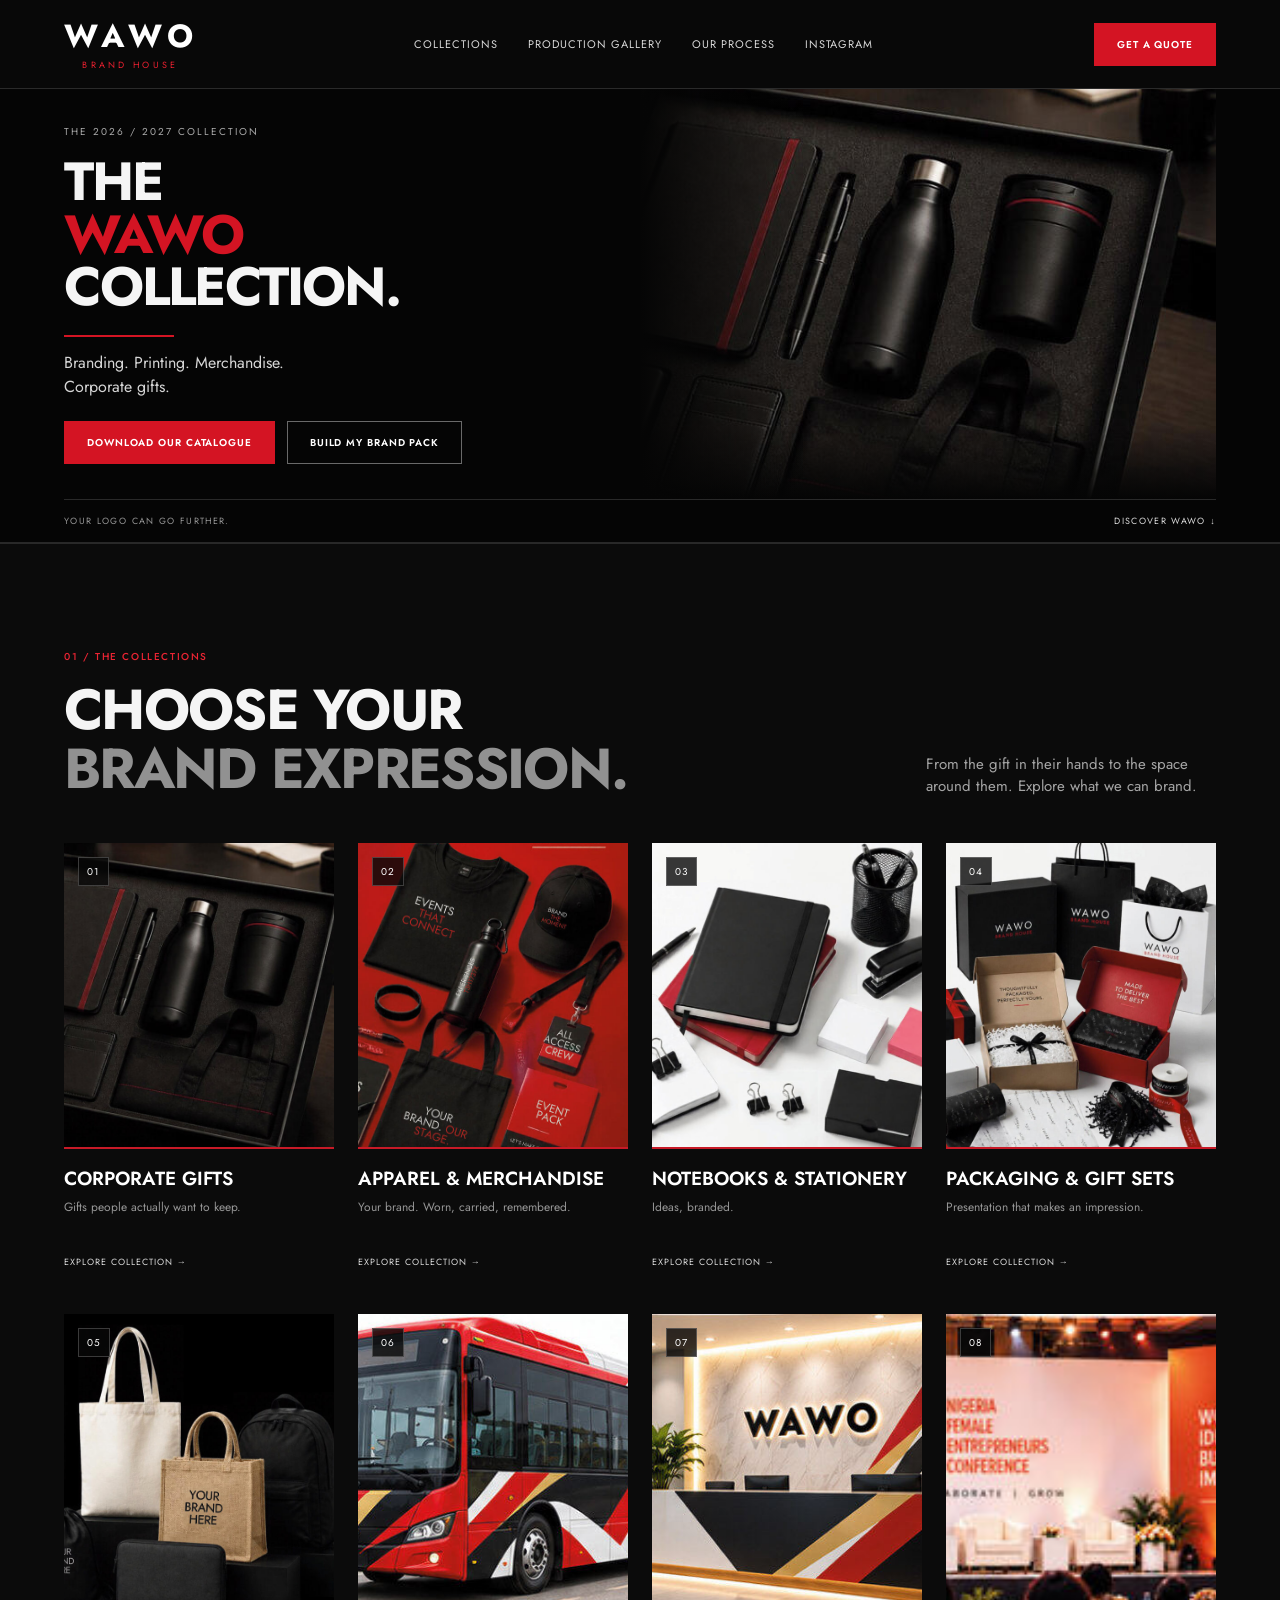
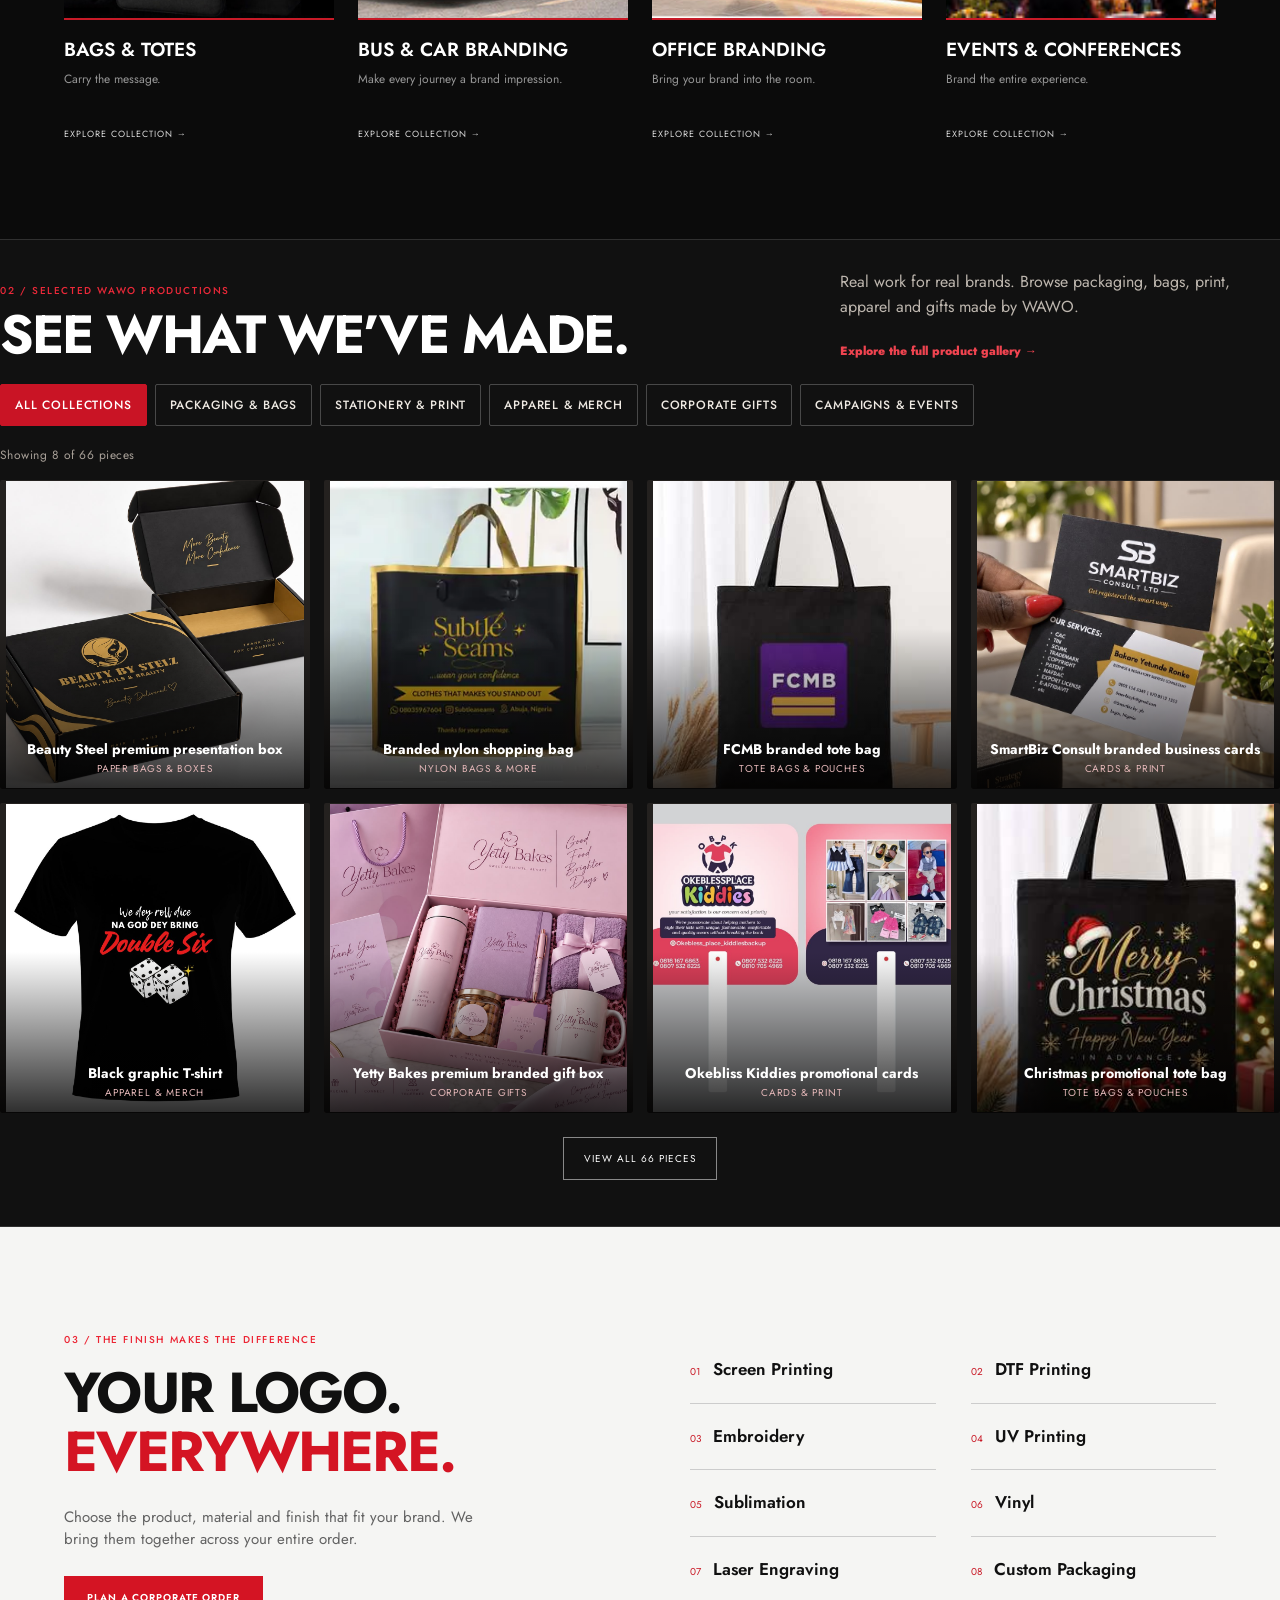
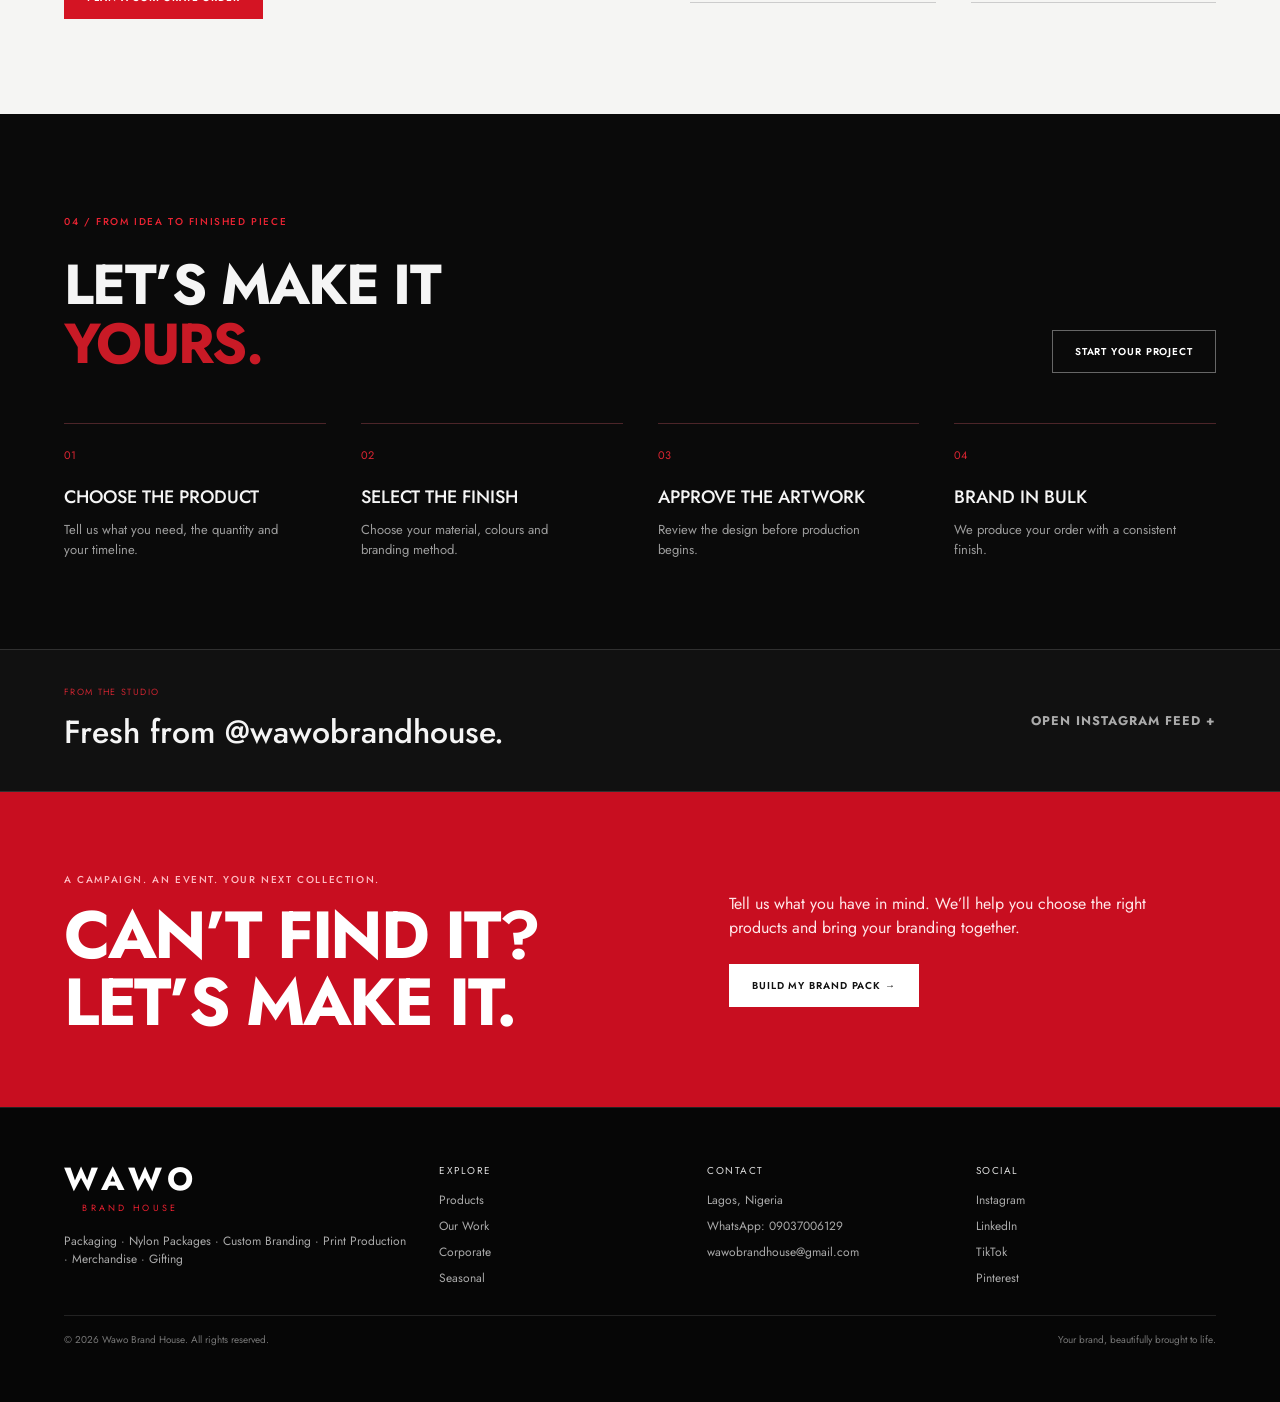
<file: index.html>
<!doctype html>
<html lang="en">
<head>
<meta charset="utf-8">
<meta name="viewport" content="width=device-width, initial-scale=1">
<title>WAWO Brand House — Make Your Brand Look Ready.</title>
<script src="config.js?v=20260922-juicer"></script>
<meta name="description" content="Wawo Brand House creates custom packaging, nylon packages, branded merchandise, print production and corporate gifting for ambitious businesses.">
<meta name="theme-color" content="#101010">
<meta property="og:title" content="WAWO Brand House — Make Your Brand Look Ready.">
<meta property="og:description" content="Custom packaging, nylon packages, print, merchandise and corporate gifting.">
<meta property="og:type" content="website">
<style>
:root{--red:#e21f26;--red2:#ff3b3f;--ink:#0b0b0b;--paper:#fbfaf8;--cream:#f3eee7;--warm:#e9e0d4;--muted:#736d66;--line:#ded6cd;--white:#fff;--serif:Georgia,'Times New Roman',serif;--sans:Inter,ui-sans-serif,system-ui,-apple-system,BlinkMacSystemFont,'Segoe UI',sans-serif}
*{box-sizing:border-box}html{scroll-behavior:smooth}body{margin:0;background:var(--paper);color:var(--ink);font-family:var(--sans);line-height:1.4}body.no-scroll{overflow:hidden}a{text-decoration:none;color:inherit}button,input,select,textarea{font:inherit}img{display:block;width:100%;height:auto}button{cursor:pointer}.container{width:min(1280px,92vw);margin:0 auto}.eyebrow{font-size:11px;letter-spacing:.16em;text-transform:uppercase;font-weight:850;color:var(--red)}
.header{position:sticky;top:0;z-index:50;background:rgba(251,250,248,.9);backdrop-filter:blur(14px);border-bottom:1px solid rgba(11,11,11,.07)}.nav{height:76px;display:flex;align-items:center;justify-content:space-between;gap:20px}.logo{width:142px}.nav-links{display:flex;gap:28px;font-size:13px}.nav-links a{padding:26px 0}.nav-links a:hover{color:var(--red)}.nav-actions{display:flex;gap:9px;align-items:center}.btn{display:inline-flex;align-items:center;justify-content:center;gap:8px;border:1px solid var(--ink);border-radius:999px;padding:12px 18px;font-size:12px;font-weight:850;transition:.2s ease}.btn:hover{transform:translateY(-1px)}.btn-red{background:var(--red);border-color:var(--red);color:#fff}.btn-dark{background:var(--ink);border-color:var(--ink);color:#fff}.menu{display:none;background:transparent}
.hero{background:var(--cream);border-bottom:1px solid var(--line)}.hero-grid{display:grid;grid-template-columns:1fr;min-height:690px}.hero-copy{min-height:690px;display:flex;flex-direction:column;justify-content:center;align-items:center;padding:78px 0 72px;max-width:1080px;margin:0 auto;text-align:center}.hero .eyebrow{margin-bottom:4px}.hero h1{margin:18px 0 24px;font-size:clamp(58px,7.6vw,110px);letter-spacing:-.065em;line-height:.88;max-width:1050px}.hero h1 span{color:var(--red)}.hero p{font-size:clamp(16px,1.4vw,19px);line-height:1.55;color:#504a44;max-width:720px;margin:0 auto 30px}.hero-actions{display:flex;justify-content:center;align-items:center;gap:10px;flex-wrap:wrap}.proof-row{width:min(780px,100%);display:grid;grid-template-columns:repeat(4,1fr);gap:0;margin-top:52px}.proof{border-top:1px solid var(--ink);padding:12px 16px 0;min-width:0;text-align:center}.proof strong{display:block;font-size:14px}.proof span{display:block;font-size:10px;color:var(--muted);margin-top:4px}.hero-media{display:none}
.section{padding:74px 0}.section-head{display:flex;justify-content:space-between;align-items:end;gap:26px;margin-bottom:26px}.section-head h2{font-size:clamp(34px,4vw,58px);letter-spacing:-.05em;line-height:.95;margin:8px 0 0}.section-head p{max-width:455px;color:var(--muted);margin:0;font-size:14px}.text-link{font-size:12px;font-weight:850;color:var(--red);white-space:nowrap}
.categories{display:grid;grid-template-columns:repeat(3,minmax(0,1fr));gap:14px;align-items:stretch}.category{display:block;min-width:0;border:1px solid var(--line);background:#fff;border-radius:16px;overflow:hidden;transition:transform .22s ease,box-shadow .22s ease}.category:hover{transform:translateY(-3px);box-shadow:0 12px 28px rgba(0,0,0,.07)}.category img{display:block;width:100%;aspect-ratio:1/1;object-fit:cover;object-position:center;background:#eee7de}.category-body{display:block;padding:13px 14px 15px;min-height:66px}.category strong{display:block;font-size:13px;line-height:1.15}.category small{display:block;color:var(--muted);font-size:10px;line-height:1.35;margin-top:5px}
.featured{display:grid;grid-template-columns:1fr 1fr 1fr;gap:16px}.product-card{background:#fff;border:1px solid var(--line);border-radius:20px;overflow:hidden;position:relative}.product-image{aspect-ratio:1.15/1;overflow:hidden}.product-image img{height:100%;object-fit:cover;object-position:center}.product-meta{padding:16px 17px 18px}.product-meta small{color:var(--red);font-weight:850;letter-spacing:.09em;text-transform:uppercase;font-size:9px}.product-meta h3{font-size:19px;letter-spacing:-.03em;margin:7px 0 4px}.product-meta p{color:var(--muted);font-size:12px;margin:0 0 13px}.badge{position:absolute;left:14px;top:14px;background:#fff;padding:7px 9px;border-radius:999px;font-size:9px;font-weight:850;text-transform:uppercase;letter-spacing:.08em}
.portfolio-shell{display:grid;grid-template-columns:.34fr 1fr;gap:28px;align-items:stretch}.portfolio-copy{background:var(--ink);color:#fff;border-radius:20px;padding:36px;display:flex;flex-direction:column;justify-content:center}.portfolio-copy h2{font-family:var(--serif);font-weight:400;font-size:54px;line-height:.93;margin:8px 0 15px}.portfolio-copy p{color:#d5cec8;font-size:13px;max-width:350px}.portfolio-grid{display:grid;grid-template-columns:repeat(3,1fr);gap:12px}.tile{overflow:hidden;border-radius:16px;background:#eee6dc;position:relative;min-height:240px}.tile img{width:100%;height:100%;object-fit:cover;object-position:center}.tile .tile-label{position:absolute;left:12px;bottom:12px;background:rgba(255,255,255,.9);padding:8px 10px;font-size:10px;font-weight:850}.disclaimer{font-size:10px;color:#8b837b;margin-top:11px}
.instagram{background:#efe8df}.ig-shell{display:grid;grid-template-columns:.36fr 1fr;gap:24px;align-items:stretch}.ig-copy{background:#fff;border-radius:18px;padding:32px;border:1px solid var(--line);display:flex;flex-direction:column;justify-content:center}.ig-copy h2{font-family:var(--serif);font-size:50px;font-weight:400;line-height:.93;margin:9px 0 13px}.ig-copy p{font-size:13px;color:var(--muted)}.ig-feed{background:#fff;border:1px solid var(--line);border-radius:18px;padding:14px;min-height:360px;overflow:hidden;position:relative}.ig-feed-head{display:flex;align-items:center;justify-content:space-between;gap:12px;padding:4px 4px 13px}.ig-feed-label{font-size:10px;letter-spacing:.14em;text-transform:uppercase;font-weight:850;color:var(--red)}.ig-feed-status{display:inline-flex;align-items:center;gap:6px;font-size:10px;color:var(--muted)}.ig-feed-status:before{content:'';width:7px;height:7px;border-radius:50%;background:#31a24c;display:inline-block}.ig-live{min-height:310px}.ig-live .juicer-feed{display:block;width:100%;min-height:310px}.ig-fallback{display:none;min-height:300px;align-items:center;justify-content:center;text-align:center;padding:32px;color:var(--muted);border:1px dashed var(--line);border-radius:14px;background:var(--paper)}.ig-fallback.open{display:flex}.ig-fallback b{display:block;color:var(--ink);font-size:18px;margin-bottom:6px}.ig-fallback span{display:block;font-size:11px;max-width:360px;margin:0 auto 14px}
.campaigns{display:grid;grid-template-columns:1fr 1fr;gap:14px}.campaign{position:relative;min-height:360px;border-radius:20px;overflow:hidden}.campaign img{width:100%;height:100%;object-fit:cover}.campaign:after{content:'';position:absolute;inset:0;background:linear-gradient(180deg,rgba(0,0,0,0),rgba(0,0,0,.8))}.campaign-copy{position:absolute;left:26px;bottom:24px;right:26px;color:#fff;z-index:2}.campaign-copy h3{font-size:49px;line-height:.92;letter-spacing:-.04em;margin:6px 0 12px}.campaign-copy p{font-size:13px;color:#eee;max-width:450px;margin:0 0 14px}.campaign.copy-red{background:var(--red)}
.corp{display:grid;grid-template-columns:1fr 1fr;background:var(--cream);border-radius:20px;overflow:hidden}.corp-copy{padding:54px}.corp-copy h2{font-family:var(--serif);font-weight:400;font-size:58px;line-height:.93;margin:10px 0 16px}.corp-copy p{color:var(--muted);max-width:500px;font-size:14px}.corp-list{display:grid;grid-template-columns:1fr 1fr;gap:10px 18px;margin:26px 0}.corp-list div{border-top:1px solid var(--line);padding-top:10px;font-size:12px;font-weight:800}.corp-media{min-height:520px}.corp-media img{width:100%;height:100%;object-fit:cover}
.process{display:grid;grid-template-columns:1fr 1.3fr;gap:24px;align-items:center}.process-copy h2{font-size:54px;line-height:.95;letter-spacing:-.05em;margin:8px 0 14px}.process-copy p{color:var(--muted);max-width:460px}.steps{display:grid;grid-template-columns:repeat(4,1fr);gap:10px}.step{border:1px solid var(--line);background:#fff;border-radius:16px;padding:18px}.step b{display:block;font-size:11px;color:var(--red);letter-spacing:.1em}.step strong{display:block;margin:9px 0 5px;font-size:16px}.step span{font-size:11px;color:var(--muted)}
.cta{background:var(--red);color:#fff;padding:64px 0}.cta-grid{display:grid;grid-template-columns:1.1fr .9fr;gap:32px;align-items:end}.cta h2{font-family:var(--serif);font-weight:400;font-size:clamp(52px,6vw,84px);line-height:.9;margin:8px 0 0}.cta p{max-width:520px;color:#ffe3df}.cta .btn{background:#fff;border-color:#fff;color:#0b0b0b}.cta .btn-dark{background:#0b0b0b;border-color:#0b0b0b;color:#fff}
footer{background:#0b0b0b;color:#fff;padding:44px 0}.footer-grid{display:grid;grid-template-columns:1.3fr .9fr .9fr .9fr;gap:28px}.footer-logo{width:150px;filter:grayscale(1) brightness(0) invert(1);margin-bottom:12px}.footer-title{font-size:10px;letter-spacing:.15em;text-transform:uppercase;color:#9c958e;margin-bottom:13px}.footer-links{display:grid;gap:8px;font-size:12px;color:#d5cec7}.footer-small{font-size:10px;color:#8b847d;margin-top:28px;border-top:1px solid #2a2724;padding-top:16px;display:flex;justify-content:space-between;gap:10px;flex-wrap:wrap}
.modal{position:fixed;inset:0;z-index:100;background:rgba(0,0,0,.65);display:none;align-items:center;justify-content:center;padding:18px}.modal.open{display:flex}.modal-box{width:min(920px,95vw);max-height:92vh;overflow:auto;background:#fff;border-radius:22px}.modal-head{padding:22px 24px;border-bottom:1px solid var(--line);display:flex;justify-content:space-between;align-items:center}.modal-head h3{font-size:24px;margin:0}.close{border:1px solid var(--line);background:#fff;border-radius:999px;width:38px;height:38px}.form{padding:24px}.form-grid{display:grid;grid-template-columns:1fr 1fr;gap:14px}.field{display:grid;gap:7px}.field.full{grid-column:1/-1}.field label{font-size:11px;text-transform:uppercase;letter-spacing:.09em;font-weight:850}.field input,.field select,.field textarea{border:1px solid var(--line);border-radius:12px;padding:12px 13px;background:#fff;outline:none}.field textarea{min-height:110px;resize:vertical}.choices{display:flex;gap:8px;flex-wrap:wrap}.choice{border:1px solid var(--line);border-radius:999px;padding:9px 12px;font-size:11px;background:#fff}.choice.active{border-color:var(--red);background:#fff2f2;color:#a90e13}.form-actions{display:flex;justify-content:flex-end;gap:9px;margin-top:18px}
@media(max-width:1120px){.categories{grid-template-columns:repeat(3,minmax(0,1fr))}.hero-grid{grid-template-columns:1fr}.hero-copy{padding-right:0}.portfolio-shell,.ig-shell,.process,.corp,.cta-grid{grid-template-columns:1fr}.portfolio-grid{grid-template-columns:repeat(2,1fr)}.footer-grid{grid-template-columns:1.2fr 1fr 1fr}.nav-links{display:none}.menu{display:inline-flex}}
@media(max-width:680px){.categories{grid-template-columns:repeat(2,minmax(0,1fr))}.nav{height:68px}.logo{width:128px}.nav-actions .btn-dark{display:none}.hero-grid,.hero-copy{min-height:620px}.hero h1{font-size:clamp(48px,13vw,68px);max-width:620px}.hero-copy{padding:52px 0 48px}.hero p{font-size:15px;max-width:570px}.hero-actions .btn{width:100%;max-width:280px}.proof-row{grid-template-columns:1fr 1fr;gap:18px 12px;margin-top:42px}.proof{padding:11px 8px 0}.proof strong{font-size:12px}.proof span{font-size:9px}.section{padding:56px 0}.section-head{display:block}.section-head p{margin-top:11px}.categories{grid-template-columns:repeat(2,minmax(0,1fr))}.featured{grid-template-columns:1fr}.portfolio-grid{grid-template-columns:repeat(2,1fr)}.ig-copy h2{font-size:43px}.ig-card{flex-basis:175px}.campaigns{grid-template-columns:1fr}.campaign{min-height:330px}.campaign-copy h3{font-size:43px}.corp-copy{padding:34px}.corp-copy h2{font-size:46px}.corp-media{min-height:360px}.steps{grid-template-columns:1fr 1fr}.footer-grid{grid-template-columns:1fr 1fr}.footer-small{display:block}.form-grid{grid-template-columns:1fr}}
.ig-feed .juicer-feed{display:block;width:100%;min-height:280px}code{font-size:.92em;color:var(--red)}
.work-footer{display:flex;justify-content:space-between;align-items:center;gap:20px;margin-top:18px;padding-top:16px;border-top:1px solid var(--line);font-size:11px;color:var(--muted)}.portfolio-grid{display:grid;grid-template-columns:repeat(4,1fr);gap:14px}.tile{position:relative;overflow:hidden;border-radius:18px;background:#e8e0d7;min-height:250px}.tile img{width:100%;height:100%;min-height:250px;object-fit:cover}.tile:after{content:'';position:absolute;inset:0;background:linear-gradient(180deg,transparent 45%,rgba(0,0,0,.72));pointer-events:none}.tile-label{position:absolute;z-index:2;left:16px;right:16px;bottom:14px;color:#fff}.tile-label b{display:block;font-size:16px;line-height:1.05}.tile-label small{display:block;font-size:10px;color:#eee;margin-top:4px}@media(max-width:900px){.portfolio-grid{grid-template-columns:repeat(2,1fr)}}@media(max-width:620px){.portfolio-grid{grid-template-columns:1fr}.work-footer{display:block}.work-footer .text-link{display:inline-block;margin-top:10px}}
.library-shell{display:block}






.library-tools{display:flex;justify-content:space-between;align-items:center;gap:12px;flex-wrap:wrap;margin-bottom:14px}
.library-filters{display:flex;gap:7px;flex-wrap:wrap}
.library-filter{border:1px solid var(--line);background:#fff;color:var(--ink);border-radius:999px;padding:8px 11px;font-size:10px;font-weight:850;cursor:pointer}
.library-filter.active{border-color:var(--red);background:#fff2f2;color:#a90e13}
.library-results{font-size:10px;color:var(--muted);white-space:nowrap}
.library-grid{display:grid;grid-template-columns:repeat(4,minmax(0,1fr));gap:10px}
.library-card{position:relative;min-width:0;aspect-ratio:1/1;overflow:hidden;border-radius:14px;background:#e8e0d7;cursor:zoom-in}
.library-card img{width:100%;height:100%;object-fit:cover;object-position:center;transition:transform .35s ease}
.library-card:after{content:'';position:absolute;inset:0;background:linear-gradient(180deg,transparent 48%,rgba(0,0,0,.82));pointer-events:none}
.library-card:hover img{transform:scale(1.035)}
.library-meta{position:absolute;z-index:2;left:11px;right:11px;bottom:10px;color:#fff}
.library-meta b{display:block;font-size:11px;line-height:1.08}
.library-meta span{display:block;font-size:8px;color:#e4dfda;margin-top:3px;text-transform:uppercase;letter-spacing:.08em}
.library-empty{grid-column:1/-1;border:1px dashed var(--line);border-radius:16px;padding:48px 18px;text-align:center;color:var(--muted);background:#fff}
.library-lightbox{position:fixed;inset:0;z-index:120;background:rgba(0,0,0,.9);display:none;align-items:center;justify-content:center;padding:24px}
.library-lightbox.open{display:flex}
.library-lightbox-box{width:min(1100px,94vw);max-height:92vh;display:flex;flex-direction:column;gap:10px}
.library-lightbox img{width:100%;height:min(76vh,760px);object-fit:contain;background:#111;border-radius:16px}
.library-lightbox-caption{display:flex;justify-content:space-between;gap:12px;align-items:center;color:#fff;font-size:12px}
.library-lightbox-caption span{color:#bdb6b0}
.library-close{border:1px solid rgba(255,255,255,.35);background:rgba(255,255,255,.08);color:#fff;border-radius:999px;padding:8px 12px;cursor:pointer}
@media(max-width:1120px){.library-grid{grid-template-columns:repeat(3,minmax(0,1fr))}}
@media(max-width:680px){.library-grid{grid-template-columns:repeat(2,minmax(0,1fr))}.library-results{width:100%}.library-filters{width:100%}}

/* WAWO collection-inspired luxury art direction */
:root{--red:#cc1424;--red2:#ed2637;--ink:#101010;--paper:#f7f4ee;--cream:#eee8de;--warm:#ded4c5;--muted:#756f67;--line:#d8d0c6;--serif:'Iowan Old Style',Georgia,'Times New Roman',serif}
.header{background:rgba(15,15,15,.96);border-bottom:1px solid rgba(255,255,255,.12);color:#fff}
.logo{filter:brightness(0) invert(1)}
.nav-links a:hover{color:#f04450}
.btn{border-radius:2px;text-transform:uppercase;letter-spacing:.08em;font-size:10px;padding:14px 19px}
.btn-red{background:var(--red);border-color:var(--red)}
.btn-dark{background:#fff;border-color:#fff;color:#111}
.hero{position:relative;overflow:hidden;background:#101010;color:#fff;border:0}
.hero:before{content:"";position:absolute;inset:0;background:radial-gradient(ellipse at 70% 52%,rgba(184,12,29,.26),transparent 47%),linear-gradient(110deg,#101010 0%,#151312 58%,#241013 100%);pointer-events:none}
.hero:after{content:"";position:absolute;right:-16vw;top:0;width:46vw;height:100%;background:linear-gradient(135deg,transparent 39%,rgba(202,20,36,.24) 39%,rgba(202,20,36,.24) 43%,transparent 43%);pointer-events:none}
.hero-grid{position:relative;z-index:1;grid-template-columns:.94fr 1.06fr;gap:clamp(22px,4vw,70px);align-items:center;min-height:710px;padding-top:28px;padding-bottom:28px}
.hero-copy{min-height:0;max-width:620px;margin:0;padding:70px 0;text-align:left;align-items:flex-start;position:relative;z-index:2}
.hero .eyebrow{color:#ef5260;letter-spacing:.22em;font-size:10px}
.hero h1{font-family:var(--serif);font-size:clamp(62px,7.2vw,106px);font-weight:500;letter-spacing:-.055em;line-height:.91;max-width:630px;margin:24px 0}
.hero h1 span{display:block;color:#ee2638;font-style:italic;font-weight:400}
.hero p{color:#d2cbc4;font-size:15px;max-width:500px;margin:0 0 28px}
.hero-actions{justify-content:flex-start}
.hero-actions .btn:not(.btn-red){border-color:rgba(255,255,255,.4);color:#fff;background:transparent}
.hero-media{display:grid;position:relative;display:block;height:min(590px,58vw);min-height:440px;max-height:620px}
.hero-image{position:absolute;overflow:hidden;background:#221f1c;border:1px solid rgba(255,255,255,.2);box-shadow:0 25px 65px rgba(0,0,0,.4)}
.hero-image:after{content:"";position:absolute;inset:45% 0 0;background:linear-gradient(transparent,rgba(0,0,0,.7))}
.hero-image img{width:100%;height:100%;object-fit:cover;filter:saturate(.82)}
.hero-image span{position:absolute;z-index:1;left:15px;bottom:13px;color:#fff;font-size:9px;letter-spacing:.18em;text-transform:uppercase}
.hero-image-main{left:23%;top:8%;width:62%;height:78%;transform:rotate(2deg)}
.hero-image-top{left:2%;top:2%;width:36%;height:40%;transform:rotate(-5deg)}
.hero-image-bottom{left:4%;bottom:4%;width:39%;height:41%;transform:rotate(-3deg)}
.hero-stamp{position:absolute;right:2%;bottom:0;z-index:2;background:var(--red);color:#fff;width:102px;height:102px;border-radius:50%;display:flex;align-items:center;justify-content:center;text-align:center;font-size:9px;line-height:1.4;letter-spacing:.14em;transform:rotate(9deg)}
.section-head h2,.process-copy h2{font-family:var(--serif);font-weight:500;letter-spacing:-.035em}
.category,.product-card{border-radius:4px;border-color:#d5cbbf}
.category:hover{box-shadow:0 16px 35px rgba(35,22,15,.1)}
.category img{filter:saturate(.88)}
.product-card{border-radius:4px}
.badge{border-radius:0;background:var(--ink);color:#fff}
.portfolio-copy,.ig-copy,.campaign,.corp{border-radius:4px}
.portfolio-copy h2,.ig-copy h2,.corp-copy h2,.campaign-copy h3{font-family:var(--serif);font-weight:400}
.instagram{background:#eee8df}
.campaign{border-radius:4px}
.corp{border-radius:4px}
.cta{background:#a8101d}
footer{background:#101010}
@media(max-width:1120px){.hero-grid{grid-template-columns:1fr 1fr;min-height:640px}.hero-copy{min-height:0;padding:60px 0}.hero-media{min-height:410px;height:49vw}}
@media(max-width:680px){.header{background:rgba(15,15,15,.98)}.hero-grid{grid-template-columns:1fr;gap:0;min-height:0;padding-top:0;padding-bottom:42px}.hero-copy{min-height:0;padding:66px 0 32px}.hero h1{font-size:clamp(56px,15vw,82px);margin:20px 0}.hero p{font-size:14px}.hero-actions{width:100%}.hero-actions .btn{width:100%;max-width:300px}.hero-media{height:88vw;min-height:320px;max-height:460px;margin-top:6px}.hero-image-main{left:26%;top:7%;width:62%;height:78%}.hero-image-top{left:3%;top:1%;width:36%;height:40%}.hero-image-bottom{left:5%;bottom:3%;width:39%;height:40%}.hero-stamp{width:78px;height:78px;font-size:7px}.nav-actions .btn-red{font-size:9px;padding:12px}
}


/* Calm, gallery-first collection navigation */
.library-section{background:#101010;color:#f7f4ee;scroll-margin-top:76px}
.library-section .section-head{align-items:end;margin-bottom:24px}
.library-section .section-head h2{font-size:clamp(42px,5.5vw,76px);margin-top:10px;color:#fff}
.library-section .section-head p{color:#bdb6ae;max-width:410px}
.library-section .eyebrow{color:#eb2939}.library-section .library-catalogue-link{display:inline-block;margin-top:12px;color:#f04450}
.library-shell{display:block}
.library-tools{display:grid;gap:12px;margin:0 0 20px}
.library-filters,.library-subfilters{display:flex;gap:8px;flex-wrap:wrap}
.library-filter,.library-subfilter{border:1px solid rgba(255,255,255,.23);background:transparent;color:#eee9e2;border-radius:2px;padding:11px 14px;font-size:10px;font-weight:750;letter-spacing:.07em;text-transform:uppercase;cursor:pointer;transition:background .18s ease,border-color .18s ease,color .18s ease}
.library-filter:hover,.library-subfilter:hover{border-color:#e32435;color:#fff}
.library-filter.active{background:#c91425;border-color:#c91425;color:#fff}
.library-subfilter{padding:8px 11px;font-size:9px;color:#bdb6ae}
.library-subfilter.active{background:#282321;border-color:#c91425;color:#fff}
.library-results{font-size:10px;color:#a8a098;letter-spacing:.04em}
.library-grid{grid-template-columns:repeat(4,minmax(0,1fr));gap:12px}
.library-card{border-radius:2px;aspect-ratio:1/1;background:#24211f}
.library-card img{filter:saturate(.88);transition:transform .35s ease,filter .35s ease}
.library-card:hover img{transform:scale(1.035);filter:saturate(1)}
.library-meta{left:14px;right:14px;bottom:13px}
.library-meta b{font-size:12px}
.library-meta span{color:#e4b7b8;font-size:8px}
.library-empty{background:#171615;border-color:#49423b;color:#cfc8c0}
.library-actions{display:flex;justify-content:center;margin:24px 0 0}
.library-more{border:1px solid rgba(255,255,255,.5);background:transparent;color:#fff;padding:13px 20px;font-size:10px;letter-spacing:.1em;text-transform:uppercase;cursor:pointer}
.library-more:hover{background:#c91425;border-color:#c91425}
.library-section .disclaimer{color:#867f76;text-align:center;margin-top:20px}
@media(max-width:900px){.library-grid{grid-template-columns:repeat(3,minmax(0,1fr))}}
@media(max-width:680px){.library-section .section-head{display:block}.library-section .section-head p{margin-top:12px}.library-grid{grid-template-columns:repeat(2,minmax(0,1fr));gap:8px}.library-filter,.library-subfilter{padding:9px 10px;font-size:9px}.library-results{margin-top:1px}}

footer .footer-wordmark{display:inline-grid;margin-bottom:20px}
.studio-archive .archive-action{font-size:calc(10px + 2pt);font-weight:700}@media(max-width:680px){.studio-archive .archive-action{font-size:calc(9px + 2pt)}}
</style>
<link rel="preconnect" href="https://fonts.googleapis.com"><link rel="preconnect" href="https://fonts.gstatic.com" crossorigin><link href="https://fonts.googleapis.com/css2?family=Jost:wght@400;500;600;700;800&display=swap" rel="stylesheet"><link rel="stylesheet" href="catalogue-theme.css?v=20261007-4"></head>
<body>
<header class="header"><div class="container nav"><a class="wordmark" href="#top" aria-label="WAWO Brand House home"><strong>WAWO</strong><span>BRAND HOUSE</span></a><nav class="nav-links" id="primaryNav" aria-label="Primary"><a href="#products">Collections</a><a href="#work">Production gallery</a><a href="#process">Our process</a><a href="#instagram">Instagram</a></nav><div class="nav-actions"><button class="btn menu" id="menuBtn" aria-expanded="false" aria-controls="primaryNav">Menu</button><button class="btn btn-red" id="quoteTop">Get a quote</button></div></div></header>
<main id="top">
<section class="catalogue-hero"><div class="container catalogue-hero-grid"><div class="catalogue-hero-copy"><div class="edition">THE 2026 / 2027 COLLECTION</div><h1>THE<br><span>WAWO</span><br>COLLECTION.</h1><div class="red-rule"></div><p>Branding. Printing. Merchandise.<br>Corporate gifts.</p><div class="hero-actions"><a class="btn btn-red" href="assets/downloads/WAWO-Brand-House-Catalogue-2026-2027.pdf" download="WAWO-Brand-House-Catalogue-2026-2027.pdf">Download our catalogue</a><button class="btn btn-outline" id="quoteHero">Build my brand pack</button></div></div><div class="catalogue-hero-image"><img src="assets/catalogue/hero.jpg" alt="Black executive gift set from the WAWO catalogue" fetchpriority="high" width="832" height="963"></div></div><div class="container hero-foot"><span>YOUR LOGO CAN GO FURTHER.</span><a href="#products">DISCOVER WAWO ↓</a></div></section>
<section class="collections-section" id="products"><div class="container"><div class="collection-heading"><div><p class="eyebrow">01 / THE COLLECTIONS</p><h2>CHOOSE YOUR<br><span>BRAND EXPRESSION.</span></h2></div><p>From the gift in their hands to the space around them. Explore what we can brand.</p></div><div class="collection-grid"><a class="collection-card" href="collections.html?category=gifts"><div class="collection-photo"><img src="assets/catalogue/gifts.jpg" alt="Corporate Gifts catalogue preview" loading="lazy" width="800" height="600"><span class="collection-number">01</span></div><div class="collection-info"><h3>Corporate Gifts</h3><p>Gifts people actually want to keep.</p><span class="collection-link">Explore collection →</span></div></a>
<a class="collection-card" href="collections.html?category=merchandise"><div class="collection-photo"><img src="assets/catalogue/merchandise.jpg" alt="Apparel & Merchandise catalogue preview" loading="lazy" width="800" height="600"><span class="collection-number">02</span></div><div class="collection-info"><h3>Apparel & Merchandise</h3><p>Your brand. Worn, carried, remembered.</p><span class="collection-link">Explore collection →</span></div></a>
<a class="collection-card" href="collections.html?category=stationery"><div class="collection-photo"><img src="assets/catalogue/stationery.jpg" alt="Notebooks & Stationery catalogue preview" loading="lazy" width="800" height="600"><span class="collection-number">03</span></div><div class="collection-info"><h3>Notebooks & Stationery</h3><p>Ideas, branded.</p><span class="collection-link">Explore collection →</span></div></a>
<a class="collection-card" href="collections.html?category=packaging"><div class="collection-photo"><img src="assets/catalogue/packaging.jpg" alt="Packaging & Gift Sets catalogue preview" loading="lazy" width="800" height="600"><span class="collection-number">04</span></div><div class="collection-info"><h3>Packaging & Gift Sets</h3><p>Presentation that makes an impression.</p><span class="collection-link">Explore collection →</span></div></a>
<a class="collection-card" href="collections.html?category=bags"><div class="collection-photo"><img src="assets/catalogue/bags.jpg" alt="Bags & Totes catalogue preview" loading="lazy" width="800" height="600"><span class="collection-number">05</span></div><div class="collection-info"><h3>Bags & Totes</h3><p>Carry the message.</p><span class="collection-link">Explore collection →</span></div></a>
<a class="collection-card" href="collections.html?category=vehicles"><div class="collection-photo"><img src="assets/catalogue/vehicles.jpg" alt="Bus & Car Branding catalogue preview" loading="lazy" width="800" height="600"><span class="collection-number">06</span></div><div class="collection-info"><h3>Bus & Car Branding</h3><p>Make every journey a brand impression.</p><span class="collection-link">Explore collection →</span></div></a>
<a class="collection-card" href="collections.html?category=office"><div class="collection-photo"><img src="assets/catalogue/office.jpg" alt="Office Branding catalogue preview" loading="lazy" width="800" height="600"><span class="collection-number">07</span></div><div class="collection-info"><h3>Office Branding</h3><p>Bring your brand into the room.</p><span class="collection-link">Explore collection →</span></div></a>
<a class="collection-card" href="collections.html?category=events"><div class="collection-photo"><img src="assets/catalogue/events.jpg" alt="Events & Conferences catalogue preview" loading="lazy" width="800" height="600"><span class="collection-number">08</span></div><div class="collection-info"><h3>Events & Conferences</h3><p>Brand the entire experience.</p><span class="collection-link">Explore collection →</span></div></a></div></div></section>
<section class="production-archive library-section" id="work"><div class="container" id="production-items">
<div class="production-intro"><div><p class="eyebrow">02 / SELECTED WAWO PRODUCTIONS</p><h2>SEE WHAT WE’VE MADE.</h2></div><div><p>Real work for real brands. Browse packaging, bags, print, apparel and gifts made by WAWO.</p><a class="text-link library-catalogue-link" href="products.html">Explore the full product gallery →</a></div></div>
<div class="library-shell">
<div class="library-tools"><div class="library-filters" id="libraryFilters" aria-label="Filter production library"></div><div class="library-subfilters" id="librarySubfilters" aria-label="Filter by product type"></div><div class="library-results" id="libraryResults" aria-live="polite"></div></div>
<div class="portfolio-grid library-grid" id="productionLibrary" aria-live="polite"></div>
<div class="library-actions"><button class="library-more" id="libraryLoadMore" type="button" hidden>View all</button></div>
</div></div></section>


<section class="brand-method" id="corporate"><div class="container method-grid"><div><p class="eyebrow">03 / THE FINISH MAKES THE DIFFERENCE</p><h2>YOUR LOGO.<br><span>EVERYWHERE.</span></h2><p>Choose the product, material and finish that fit your brand. We bring them together across your entire order.</p><button class="btn btn-red" data-product="Corporate Gifts">Plan a corporate order</button></div><div class="techniques"><div><span>01</span>Screen Printing</div><div><span>02</span>DTF Printing</div><div><span>03</span>Embroidery</div><div><span>04</span>UV Printing</div><div><span>05</span>Sublimation</div><div><span>06</span>Vinyl</div><div><span>07</span>Laser Engraving</div><div><span>08</span>Custom Packaging</div></div></div></section>
<section class="process-section" id="process"><div class="container"><p class="eyebrow">04 / FROM IDEA TO FINISHED PIECE</p><div class="process-title"><h2>LET’S MAKE IT<br><span>YOURS.</span></h2><button class="btn btn-outline" id="quoteProcess">Start your project</button></div><div class="catalogue-steps"><div><span>01</span><h3>Choose the product</h3><p>Tell us what you need, the quantity and your timeline.</p></div><div><span>02</span><h3>Select the finish</h3><p>Choose your material, colours and branding method.</p></div><div><span>03</span><h3>Approve the artwork</h3><p>Review the design before production begins.</p></div><div><span>04</span><h3>Brand in bulk</h3><p>We produce your order with a consistent finish.</p></div></div></div></section>
<section class="studio-archive" id="instagram"><div class="container"><details><summary><span><small>FROM THE STUDIO</small><strong>Fresh from @wawobrandhouse.</strong></span><span class="archive-action">Open Instagram feed +</span></summary><section class="section instagram" id="instagram-feed"><div class="container"><div class="ig-shell"><div class="ig-copy"><div class="eyebrow">Live from @wawobrandhouse</div><h2>See what we're making lately.</h2><p>Fresh work, new packaging, branded merchandise and behind-the-scenes production — pulled directly from our Instagram feed.</p><button class="btn btn-dark" id="igSetup">Open Instagram ↗</button></div><div class="ig-feed"><div class="ig-feed-head"><span class="ig-feed-label">Instagram live feed</span><span class="ig-feed-status">Connected</span></div><div class="ig-live" id="igLive"><div class="juicer-feed" data-feed-id="wawobrandhouse"></div><script type="text/javascript" src="https://www.juicer.io/embed/wawobrandhouse/embed-code.js" async defer></script></div><div class="ig-fallback" id="igFallback"><div><b>Instagram feed unavailable</b><span>We couldn't load the live feed right now. You can still view the latest @wawobrandhouse posts on Instagram.</span><button class="btn btn-dark" id="igFallbackBtn">Open Instagram ↗</button></div></div></div></div></div></section>

</details></div></section>
<section class="catalogue-cta" id="seasonal"><div class="container"><div><p class="eyebrow">A CAMPAIGN. AN EVENT. YOUR NEXT COLLECTION.</p><h2>CAN’T FIND IT?<br>LET’S MAKE IT.</h2></div><div><p>Tell us what you have in mind. We’ll help you choose the right products and bring your branding together.</p><button class="btn" id="quoteCta">Build my brand pack →</button></div></div></section>
</main>

<footer><div class="container"><div class="footer-grid"><div><a class="wordmark footer-wordmark" href="#top" aria-label="WAWO Brand House home"><strong>WAWO</strong><span>BRAND HOUSE</span></a><div class="footer-links">Packaging · Nylon Packages · Custom Branding · Print Production · Merchandise · Gifting</div></div><div><div class="footer-title">Explore</div><div class="footer-links"><a href="#products">Products</a><a href="#work">Our Work</a><a href="#corporate">Corporate</a><a href="#seasonal">Seasonal</a></div></div><div><div class="footer-title">Contact</div><div class="footer-links"><span>Lagos, Nigeria</span><span>WhatsApp: <a href="https://wa.me/message/4DWMXRBSPKV2J1" target="_blank" rel="noopener">09037006129</a></span><span><a href="mailto:wawobrandhouse@gmail.com">wawobrandhouse@gmail.com</a></span></div></div><div><div class="footer-title">Social</div><div class="footer-links"><a href="#instagram">Instagram</a><a href="#">LinkedIn</a><a href="https://www.tiktok.com/@wawohub" target="_blank" rel="noopener noreferrer">TikTok</a><a href="https://www.pinterest.com/wawohub1/" target="_blank" rel="noopener noreferrer">Pinterest</a></div></div></div><div class="footer-small"><span>© 2026 Wawo Brand House. All rights reserved.</span><span>Your brand, beautifully brought to life.</span></div></div></footer>

<div id="quote"></div><div class="modal" id="quoteModal" role="dialog" aria-modal="true" aria-labelledby="quoteTitle"><div class="modal-box"><div class="modal-head"><h3 id="quoteTitle">Build My Brand Pack</h3><button class="close" id="closeModal" aria-label="Close">×</button></div><form class="form" id="quoteForm"><div class="form-grid">
<div class="field"><label>Business name</label><input required name="business" placeholder="e.g. Lumé Skincare"></div>
<div class="field"><label>Your name</label><input required name="name" placeholder="Your name"></div>
<div class="field"><label>Industry</label><select name="industry" id="industry" required><option value="">Select your industry</option><option>Beauty & Personal Care</option><option>Fashion & Lifestyle</option><option>Food & Beverage</option><option>E-commerce & Retail</option><option>Corporate</option><option>Events</option><option>Other</option></select></div>
<div class="field" id="otherIndustryField" style="display:none"><label>Tell us your industry</label><input name="otherIndustry" id="otherIndustry" placeholder="Enter your industry"></div>
<div class="field"><label>Approx. quantity</label><input type="number" min="1" step="1" name="quantity" placeholder="e.g. 100"></div>
<div class="field"><label>When do you need it?</label><select name="timeline" id="timeline"><option>Within 2 weeks</option><option>2–4 weeks</option><option>1–2 months</option><option>Planning ahead</option></select></div>
<div class="field full"><label>What do you need?</label><div class="choices" id="productChoices"><button type="button" class="choice">Boxes</button><button type="button" class="choice">Nylon</button><button type="button" class="choice">Paper Bags</button><button type="button" class="choice">Labels & Stickers</button><button type="button" class="choice">Apparel & Merch</button><button type="button" class="choice">Corporate Gifts</button><button type="button" class="choice">Cards & Print</button><button type="button" class="choice">Other</button></div></div>
<div class="field full" id="otherProductField" style="display:none"><label>Tell us what else you need</label><input name="otherProduct" id="otherProduct" placeholder="Describe the product or service you need"></div>
<div class="field full"><label>Order / project details</label><textarea required name="notes" placeholder="Tell us exactly what you want to order. Include product type, sizes, colours, quantity, branding, finishing, delivery location, references or any other requirements."></textarea></div>
<div class="field full"><label>Additional notes</label><textarea name="additionalNotes" placeholder="Anything else you want our team to know?"></textarea></div>
</div><div class="form-actions"><button type="button" class="btn" id="cancelModal">Cancel</button><button class="btn btn-red" type="submit">Send Request →</button></div></form></div></div>
<script>
const productionLibrary=[["Paper Bags & Boxes","paper-box-01.jpg","Providus Bank branded paper bag"],["Paper Bags & Boxes","paper-box-02.jpg","Beauty Steel premium presentation box"],["Paper Bags & Boxes","paper-box-03.jpg","Gift Stash branded paper bag"],["Paper Bags & Boxes","paper-box-04.jpg","Glitz luxury jewellery box"],["Paper Bags & Boxes","paper-box-05.jpg","Luxury green branded paper bag"],["Paper Bags & Boxes","paper-box-06.jpg","Hair by Looks Journey branded paper bag"],["Paper Bags & Boxes","paper-box-07.jpg","Xendora branded presentation box"],["Nylon Bags & More","nylon-new-01.webp","Branded nylon shopping bag"],["Nylon Bags & More","nylon-new-02.webp","Branded retail bag"],["Nylon Bags & More","nylon-new-03.webp","Branded nylon pouch"],["Nylon Bags & More","nylon-new-04.webp","Printed nylon packaging"],["Nylon Bags & More","nylon-new-05.webp","Branded flexible packaging pouch"],["Nylon Bags & More","nylon-new-06.webp","Branded product pouch"],["Nylon Bags & More","nylon-new-07.webp","Branded shopping bag"],["Nylon Bags & More","nylon-new-08.webp","Printed nylon pouch"],["Nylon Bags & More","nylon-new-09.webp","Branded retail shopping bag"],["Nylon Bags & More","nylon-new-10.webp","Custom branded retail bag"],["Nylon Bags & More","nylon-new-11.webp","Branded shopping bag"],["Nylon Bags & More","nylon-new-12.webp","Branded printed pouch"],["Nylon Bags & More","nylon-new-13.webp","Custom printed nylon pouch"],["Tote Bags & Pouches","tote-01.jpg","FCMB branded tote bag"],["Tote Bags & Pouches","tote-02.jpg","Christmas promotional tote bag"],["Tote Bags & Pouches","tote-03.jpg","Yellow branded promotional tote bag"],["Tote Bags & Pouches","tote-04.jpg","Boss Lady pink tote bag"],["Tote Bags & Pouches","tote-05.jpg","Yety branded food pouches"],["Tote Bags & Pouches","tote-06.jpg","Branded cosmetic pouch"],["Tote Bags & Pouches","tote-07.jpg","Lade Foods branded food pouches"],["Labels & Stickers","labels-v2-01.jpg","RUBIAN GIRL woven brand labels"],["Labels & Stickers","labels-v2-02.jpg","Cosmopolitan garment labels"],["Labels & Stickers","labels-v2-03.jpg","Styled By Khome branded delivery card"],["Labels & Stickers","labels-v2-04.jpg","Custom printed product labels"],["Labels & Stickers","labels-v2-05.jpg","Branded thank-you labels and cards"],["Labels & Stickers","labels-v2-06.jpg","Wawo Hub circular and oval labels"],["Labels & Stickers","labels-v2-07.jpg","Lade Bakes & Drinks branded delivery card"],["Labels & Stickers","labels-v2-08.jpg","Branded bakery product sticker"],["Labels & Stickers","labels-v2-09.jpg","Aura Luxe branded delivery card"],["Labels & Stickers","labels-v2-10.jpg","Branded circular food product label"],["Labels & Stickers","labels-v2-11.jpg","Gift Stash printed label sheet"],["Labels & Stickers","labels-v2-12.jpg","Lade Bakes & Drinks Milky Yoghurt product label"],["Labels & Stickers","labels-v2-13.jpg","Lade Bakes & Drinks branded delivery card"],["Labels & Stickers","labels-v2-14.jpg","Lade Bakes & Drinks Tigernut Milk product label"],["Apparel & Merch","apparel-01.jpg","Black graphic T-shirt"],["Apparel & Merch","apparel-02.jpg","Pink branded T-shirt"],["Apparel & Merch","apparel-03.jpg","Green branded T-shirt"],["Apparel & Merch","apparel-04.jpg","Yellow illustrated T-shirt"],["Apparel & Merch","apparel-05.jpg","Michtolam branded T-shirt"],["Corporate Gifts","corporate-new-01.jpg","FCMB branded corporate umbrella"],["Corporate Gifts","corporate-new-02.jpg","Yetty Bakes premium branded gift box"],["Corporate Gifts","corporate-new-03.jpg","Duroclean branded corporate gift set"],["Corporate Gifts","corporate-new-04.jpg","Unusual Me branded executive pen set"],["Corporate Gifts","corporate-new-05.jpg","Defit branded tech and lifestyle gift set"],["Corporate Gifts","corporate-new-06.jpg","Rubian Girl branded stationery gift set"],["Cards & Print","cards-v2-01.jpg","SmartBiz Consult branded business cards"],["Cards & Print","cards-v2-02.jpg","Okebliss Kiddies promotional cards"],["Cards & Print","cards-v2-03.jpg","Ayanfe Handmade business cards"],["Cards & Print","cards-v2-04.jpg","Wawo Hub promotional cards"],["Cards & Print","cards-v2-05.jpg","4-Fold instruction card"],["Cards & Print","cards-v2-06.jpg","Cimbay Mode care and sizing card"],["Cards & Print","cards-v2-07.jpg","TTA Atelier thank-you card"],["Cards & Print","cards-v2-08.jpg","TTA Atelier branded hang tags"],["Cards & Print","cards-v2-09.jpg","Birthday promotional print cards"],["Cards & Print","cards-v2-10.jpg","Eniluxe fashion business cards"],["Cards & Print","cards-v2-11.jpg","Chinaza Ibe branded notebook print"],["Cards & Print","cards-v2-12.jpg","Eden fashion product cards"],["Cards & Print","cards-v2-13.jpg","Wawo Hub Kessy hang tag and card"],["Cards & Print","cards-v2-14.jpg","SmartBiz Consult business cards — alternate supplied view"]];
const libraryEl=document.getElementById('productionLibrary');
const libraryFilters=document.getElementById('libraryFilters');
const librarySubfilters=document.getElementById('librarySubfilters');
const libraryResults=document.getElementById('libraryResults');
const libraryLoadMore=document.getElementById('libraryLoadMore');
const libraryModal=document.createElement('div');
libraryModal.className='library-lightbox';
libraryModal.innerHTML='<div class="library-lightbox-box"><img alt=""><div class="library-lightbox-caption"><div><b></b><span></span></div><button class="library-close" type="button">Close</button></div></div>';
document.body.appendChild(libraryModal);
const lbImg=libraryModal.querySelector('img'),lbTitle=libraryModal.querySelector('b'),lbCategory=libraryModal.querySelector('span');
libraryModal.addEventListener('click',e=>{if(e.target===libraryModal||e.target.classList.contains('library-close'))libraryModal.classList.remove('open');});
document.addEventListener('keydown',e=>{if(e.key==='Escape')libraryModal.classList.remove('open');});
const collectionGroups=[
 {name:'Packaging & Bags',cats:['Paper Bags & Boxes','Nylon Bags & More','Tote Bags & Pouches']},
 {name:'Stationery & Print',cats:['Labels & Stickers','Cards & Print']},
 {name:'Apparel & Merch',cats:['Apparel & Merch']},
 {name:'Corporate Gifts',cats:['Corporate Gifts']},
 {name:'Campaigns & Events',files:['tote-02.jpg','tote-03.jpg','cards-v2-02.jpg','cards-v2-09.jpg']}
];
const sampleFiles=['paper-box-02.jpg','nylon-new-01.webp','tote-01.jpg','cards-v2-01.jpg','apparel-01.jpg','corporate-new-02.jpg','cards-v2-02.jpg','tote-02.jpg'];
let activeCollection='All collections',activeSubcategory='All',visibleLimit=8;
function collectionItems(group){
 if(!group)return productionLibrary;
 if(group.files)return productionLibrary.filter(item=>group.files.includes(item[1]));
 return productionLibrary.filter(item=>group.cats.includes(item[0]));
}
function renderLibraryFilters(){
 libraryFilters.innerHTML='';
 const labels=['All collections',...collectionGroups.map(group=>group.name)];
 labels.forEach(label=>{
  const button=document.createElement('button');button.type='button';button.className='library-filter'+(activeCollection===label?' active':'');button.textContent=label;
  button.addEventListener('click',()=>{activeCollection=label;activeSubcategory='All';visibleLimit=8;renderProductionLibrary();});
  libraryFilters.appendChild(button);
 });
}
function renderSubfilters(group){
 librarySubfilters.innerHTML='';
 if(!group)return;
 const labels=group.files?['Promotional pieces']:['All products',...group.cats];
 labels.forEach(label=>{
  const value=label==='All products'||label==='Promotional pieces'?'All':label;
  const button=document.createElement('button');button.type='button';button.className='library-subfilter'+(activeSubcategory===value?' active':'');button.textContent=label;
  button.addEventListener('click',()=>{activeSubcategory=value;visibleLimit=8;renderProductionLibrary();});
  librarySubfilters.appendChild(button);
 });
}
function renderProductionLibrary(){
 const group=collectionGroups.find(item=>item.name===activeCollection);
 let items=collectionItems(group);
 if(group&&!group.files&&activeSubcategory!=='All')items=items.filter(item=>item[0]===activeSubcategory);
 if(activeCollection==='All collections')items=[...sampleFiles.map(file=>productionLibrary.find(item=>item[1]===file)).filter(Boolean),...productionLibrary.filter(item=>!sampleFiles.includes(item[1]))];
 const shown=items.slice(0,visibleLimit);
 libraryEl.innerHTML='';
 shown.forEach(item=>{
  const [category,filename,title]=item;
  const card=document.createElement('button');card.type='button';card.className='library-card';card.title=title;card.setAttribute('aria-label','View '+title);
  const img=document.createElement('img');img.loading='lazy';img.decoding='async';img.src='assets/wawo-work/'+filename;img.alt=title;img.onerror=()=>card.remove();
  const meta=document.createElement('div');meta.className='library-meta';const b=document.createElement('b');b.textContent=title;const label=document.createElement('span');label.textContent=category;meta.append(b,label);card.append(img,meta);
  card.addEventListener('click',()=>{lbImg.src='assets/wawo-work/'+filename;lbImg.alt=title;lbTitle.textContent=title;lbCategory.textContent=category;libraryModal.classList.add('open');});
  libraryEl.appendChild(card);
 });
 renderLibraryFilters();renderSubfilters(group);
 libraryResults.textContent=activeCollection==='All collections'?'Showing '+shown.length+' of '+items.length+' pieces':activeCollection+' · '+shown.length+' of '+items.length+' pieces';
 libraryLoadMore.hidden=items.length<=visibleLimit;
 libraryLoadMore.textContent='View all '+items.length+' pieces';
}
libraryLoadMore.addEventListener('click',()=>{visibleLimit=productionLibrary.length;renderProductionLibrary();});
renderProductionLibrary();
</script>
<script>
const CONFIG=window.WAWO_CONFIG||{whatsappNumber:'',whatsappLink:''};
const modal=document.getElementById('quoteModal');
const selected=new Set();
function openQuote(product=''){resetQuote();modal.classList.add('open');document.body.classList.add('no-scroll');if(product){const p=product.toLowerCase();const aliases=[['nylon',['nylon']],['boxes',['box','packaging']],['paper bags',['bag','pouch','tote']],['labels & stickers',['label','sticker']],['apparel & merch',['apparel','merch','t-shirt','polo','cap']],['corporate gifts',['corporate','gift']],['cards & print',['card','print','stationery']],['other',['other']]];const match=aliases.find(x=>x[1].some(k=>p.includes(k)));if(match){document.querySelectorAll('.choice').forEach(b=>{if(b.textContent.trim().toLowerCase()===match[0]){b.classList.add('active');selected.add(b.textContent.trim())}})}}}
function closeQuote(){modal.classList.remove('open');document.body.classList.remove('no-scroll')}
function resetQuote(){selected.clear();document.querySelectorAll('#productChoices .choice').forEach(b=>b.classList.remove('active'));const form=document.getElementById('quoteForm');if(form)form.reset();const other=document.getElementById('otherIndustryField');if(other)other.style.display='none';const input=document.getElementById('otherIndustry');if(input){input.required=false;input.value=''}const otherProduct=document.getElementById('otherProductField');if(otherProduct)otherProduct.style.display='none';const productInput=document.getElementById('otherProduct');if(productInput){productInput.required=false;productInput.value=''}}
document.querySelectorAll('#productChoices .choice').forEach(btn=>btn.addEventListener('click',()=>{const k=btn.textContent.trim();if(selected.has(k)){selected.delete(k);btn.classList.remove('active')}else{selected.add(k);btn.classList.add('active')}const otherSelected=selected.has('Other');const otherProductField=document.getElementById('otherProductField');const otherProductInput=document.getElementById('otherProduct');if(otherProductField)otherProductField.style.display=otherSelected?'grid':'none';if(otherProductInput){otherProductInput.required=otherSelected;if(!otherSelected)otherProductInput.value=''}}));
['quoteTop','quoteHero','quoteProcess','quoteCta'].forEach(id=>{const el=document.getElementById(id);if(el)el.addEventListener('click',()=>openQuote())});
const industryField=document.getElementById('industry'),otherIndustryField=document.getElementById('otherIndustryField'),otherIndustryInput=document.getElementById('otherIndustry');
if(industryField)industryField.addEventListener('change',()=>{const show=industryField.value==='Other';otherIndustryField.style.display=show?'grid':'none';otherIndustryInput.required=show;if(!show)otherIndustryInput.value=''});
document.querySelectorAll('.product-quote,[data-product]').forEach(b=>b.addEventListener('click',()=>openQuote(b.dataset.product||'')));
document.querySelectorAll('[data-campaign]').forEach(b=>b.addEventListener('click',()=>{openQuote();const n=document.querySelector('textarea[name="notes"]');if(n)n.value='Campaign: '+(b.dataset.campaign||'')+' — please recommend the right production package.'}));
const igSetup=document.getElementById('igSetup');if(igSetup)igSetup.addEventListener('click',()=>window.open(CONFIG.instagramUrl,'_blank'));
document.querySelectorAll('a[href="#quote"]').forEach(a=>a.addEventListener('click',e=>{e.preventDefault();openQuote()}));
document.getElementById('closeModal').addEventListener('click',closeQuote);document.getElementById('cancelModal').addEventListener('click',closeQuote);modal.addEventListener('click',e=>{if(e.target===modal)closeQuote()});document.addEventListener('keydown',e=>{if(e.key==='Escape')closeQuote()});
if(location.hash==='#quote')setTimeout(()=>{const requested=new URLSearchParams(location.search).get('product');openQuote(requested||'');if(requested)document.querySelector('textarea[name="notes"]').value='I would like a quote for '+requested+'. ';},60);
document.getElementById('quoteForm').addEventListener('submit',e=>{e.preventDefault();const f=new FormData(e.currentTarget);const industry=f.get('industry')==='Other'?(f.get('otherIndustry')||'Other'):f.get('industry');const chosen=[...selected].filter(x=>x!=='Other');const otherProduct=selected.has('Other')?(f.get('otherProduct')||'Other'):'';const productLine=[...chosen,otherProduct].filter(Boolean).join(', ');const message=[
'WAWO BRAND HOUSE',
'NEW QUOTE ENQUIRY',
'',
'━━━━━━━━━━━━━━━━━━━━',
'CUSTOMER INFORMATION',
'━━━━━━━━━━━━━━━━━━━━',
`Business Name: ${f.get('business')||'Not provided'}`,
`Customer Name: ${f.get('name')||'Not provided'}`,
`Industry: ${industry||'Not provided'}`,
'',
'━━━━━━━━━━━━━━━━━━━━',
'PROJECT REQUIREMENTS',
'━━━━━━━━━━━━━━━━━━━━',
`Products Needed: ${productLine||'Not specified'}`,
`Quantity: ${f.get('quantity')||'Not specified'}`,
`Required Timeline: ${f.get('timeline')||'Not specified'}`,
'',
'━━━━━━━━━━━━━━━━━━━━',
'ORDER / PROJECT DETAILS',
'━━━━━━━━━━━━━━━━━━━━',
`${f.get('notes')||'Not provided'}`,
'',
'━━━━━━━━━━━━━━━━━━━━',
'ADDITIONAL NOTES',
'━━━━━━━━━━━━━━━━━━━━',
`${f.get('additionalNotes')||'None'}`,
'',
'Please review this enquiry and provide the appropriate quote and production recommendations.'
].join('\n');const phone=String(CONFIG.whatsappNumber||CONFIG.whatsapp||'').replace(/\\D/g,'');const link=phone?`https://wa.me/${phone}?text=${encodeURIComponent(message)}`:String(CONFIG.whatsappLink||'').trim();if(!link){alert('Wawo WhatsApp is not configured yet. Add the WhatsApp number or link in config.js before launch.');return}window.open(link,'_blank');closeQuote();resetQuote()});const igFallbackBtn=document.getElementById('igFallbackBtn');if(igFallbackBtn)igFallbackBtn.addEventListener('click',()=>window.open(CONFIG.instagramUrl,'_blank'));
const menuBtn=document.getElementById('menuBtn');if(menuBtn){const nav=document.querySelector('.nav-links');menuBtn.addEventListener('click',()=>{const isOpen=nav.classList.toggle('is-open');menuBtn.setAttribute('aria-expanded',String(isOpen));});nav.querySelectorAll('a').forEach(link=>link.addEventListener('click',()=>{nav.classList.remove('is-open');menuBtn.setAttribute('aria-expanded','false');}));}
</script>
</body>
</html>
</file>
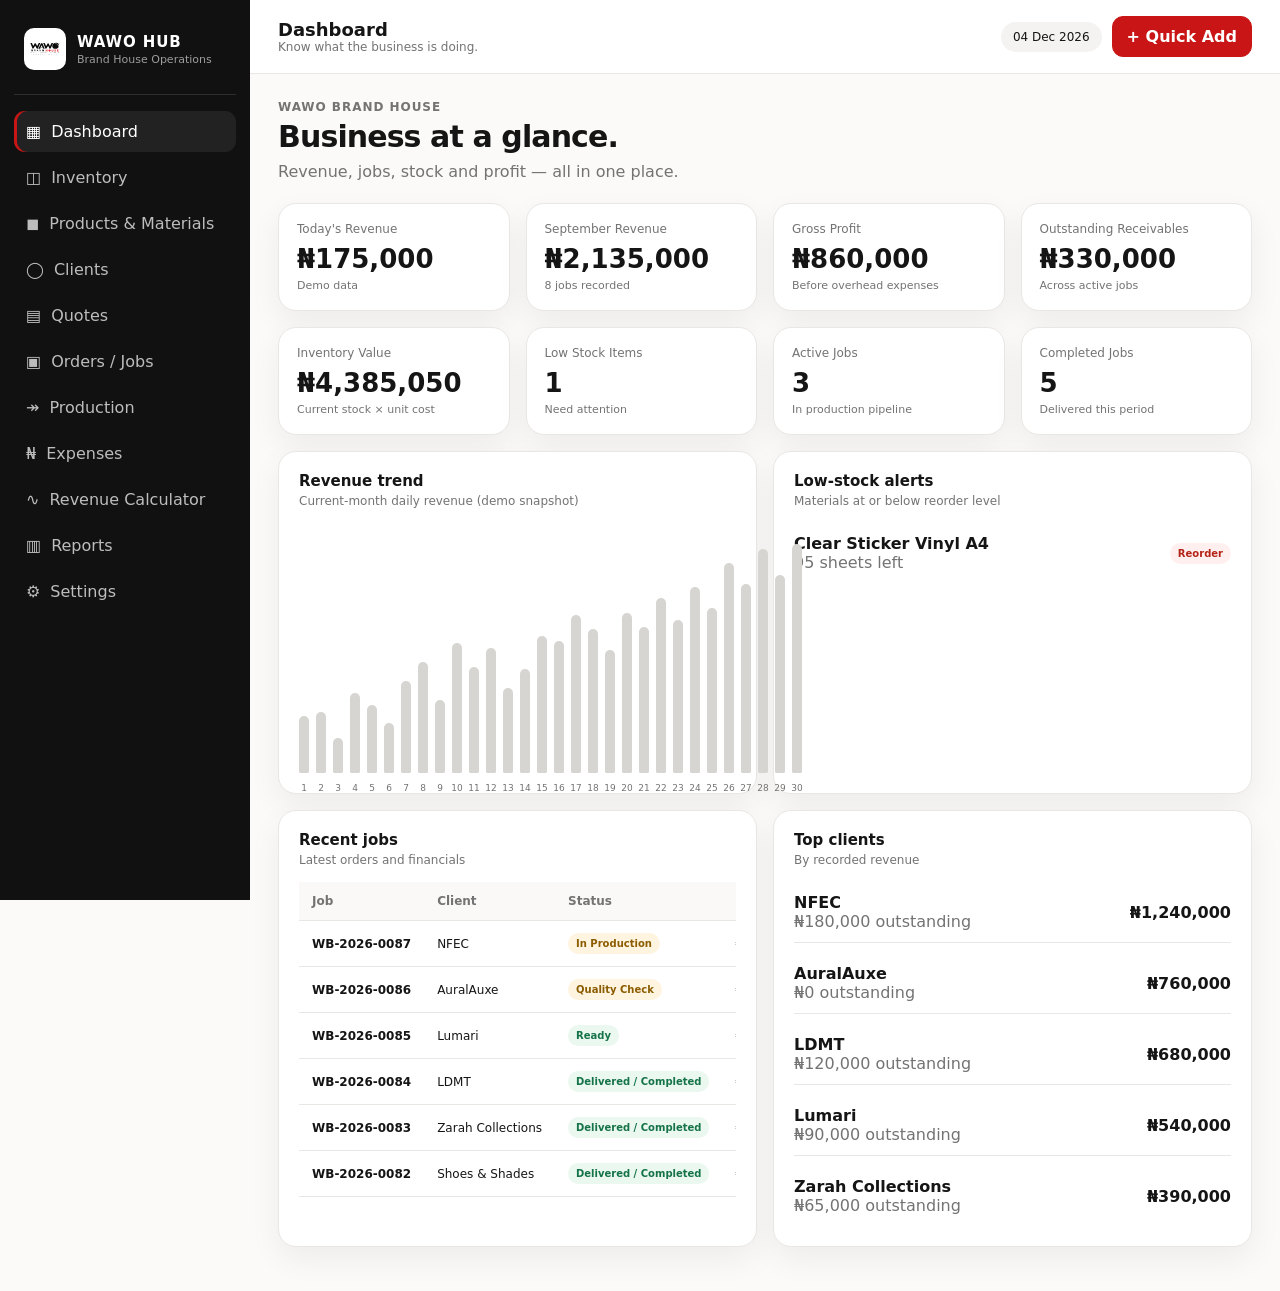
<file: hub/index.html>
<!doctype html>
<html lang="en">
<head>
  <meta charset="UTF-8" />
  <meta name="viewport" content="width=device-width,initial-scale=1" />
  <title>WAWO Hub — Operations</title>
  <meta name="description" content="WAWO Brand House internal inventory, jobs, revenue and profit operations platform." />
  <link rel="icon" href="../logo.svg" />
  <style>
    :root{
      --ink:#151515;--muted:#737373;--line:#e9e7e4;--paper:#fbfaf8;--card:#fff;
      --accent:#c91515;--accent2:#8f0f0f;--good:#157347;--warn:#a56a00;--bad:#b42318;
      --shadow:0 12px 32px rgba(0,0,0,.06);--radius:18px;
    }
    *{box-sizing:border-box}
    body{margin:0;font-family:Inter,ui-sans-serif,system-ui,-apple-system,Segoe UI,Roboto,Arial,sans-serif;color:var(--ink);background:var(--paper)}
    button,input,select,textarea{font:inherit}
    button{cursor:pointer}
    .app{min-height:100vh;display:grid;grid-template-columns:250px 1fr}
    aside{background:#111;color:#fff;padding:20px 14px;position:sticky;top:0;height:100vh}
    .brand{display:flex;align-items:center;gap:11px;padding:8px 10px 24px;border-bottom:1px solid #2d2d2d}
    .brand img{width:42px;height:42px;background:#fff;border-radius:10px;padding:6px}
    .brand strong{font-size:15px;letter-spacing:.06em}
    .brand span{display:block;color:#9d9d9d;font-size:11px;margin-top:2px}
    nav{padding-top:16px;display:grid;gap:5px}
    nav button{width:100%;text-align:left;border:0;background:transparent;color:#bdbdbd;padding:11px 12px;border-radius:11px;display:flex;gap:10px;align-items:center}
    nav button:hover,nav button.active{background:#222;color:#fff}
    nav button.active{box-shadow:inset 3px 0 0 var(--accent)}
    main{min-width:0}
    header{height:74px;background:#fff;border-bottom:1px solid var(--line);display:flex;align-items:center;justify-content:space-between;padding:0 28px;position:sticky;top:0;z-index:10}
    .header-title{font-weight:800;font-size:18px}.header-sub{color:var(--muted);font-size:12px}
    .header-actions{display:flex;gap:10px;align-items:center}
    .pill{padding:8px 12px;background:#f4f3f1;border-radius:999px;font-size:12px}
    .btn{border:1px solid var(--line);background:#fff;padding:10px 14px;border-radius:11px;font-weight:700}
    .btn:hover{background:#f6f5f3}.btn.primary{background:var(--accent);border-color:var(--accent);color:#fff}.btn.primary:hover{background:var(--accent2)}
    .content{padding:26px 28px 44px;max-width:1500px}
    .view{display:none}.view.active{display:block}
    .eyebrow{font-size:12px;color:var(--muted);font-weight:700;text-transform:uppercase;letter-spacing:.08em}
    h1{margin:5px 0 8px;font-size:30px;letter-spacing:-.03em}.lead{color:var(--muted);margin:0}
    .toolbar{display:flex;gap:10px;align-items:center;flex-wrap:wrap;margin:22px 0}
    .toolbar .spacer{flex:1}
    .select,.input,.textarea{border:1px solid var(--line);background:#fff;border-radius:11px;padding:10px 12px;outline:none}
    .input:focus,.select:focus,.textarea:focus{border-color:#c8c1bc;box-shadow:0 0 0 3px rgba(201,21,21,.08)}
    .grid{display:grid;gap:16px}.grid-4{grid-template-columns:repeat(4,minmax(0,1fr))}.grid-3{grid-template-columns:repeat(3,minmax(0,1fr))}.grid-2{grid-template-columns:repeat(2,minmax(0,1fr))}
    .card{background:var(--card);border:1px solid var(--line);border-radius:var(--radius);box-shadow:var(--shadow)}
    .kpi{padding:18px}.kpi .label{font-size:12px;color:var(--muted)}.kpi .value{font-size:26px;font-weight:850;margin-top:8px}.kpi .meta{font-size:11px;color:var(--muted);margin-top:5px}
    .panel{padding:20px}.panel h3{margin:0 0 4px;font-size:15px}.panel .sub{font-size:12px;color:var(--muted);margin-bottom:15px}
    .chart{height:250px;display:flex;align-items:end;gap:7px;padding-top:14px}.bar{flex:1;background:#d7d5d1;border-radius:8px 8px 3px 3px;min-width:10px;position:relative}.bar:hover{background:#b9b5af}.bar span{position:absolute;bottom:-20px;left:50%;transform:translateX(-50%);font-size:9px;color:var(--muted)}
    .table-wrap{overflow:auto}.table{width:100%;border-collapse:collapse}.table th,.table td{padding:12px 13px;border-bottom:1px solid var(--line);font-size:12px;text-align:left;white-space:nowrap}.table th{color:var(--muted);font-weight:700;background:#faf9f7;position:sticky;top:0}.table tr:hover td{background:#fcfbfa}
    .status{display:inline-flex;padding:5px 8px;border-radius:999px;font-size:10px;font-weight:800}.status.good{background:#eaf8f0;color:#157347}.status.warn{background:#fff4df;color:#8b5c00}.status.bad{background:#fff0ef;color:#b42318}.status.neutral{background:#f0f0ef;color:#5d5d5a}
    .money{font-variant-numeric:tabular-nums}
    .split{display:flex;align-items:center;justify-content:space-between;gap:16px}
    .list{display:grid;gap:10px}.list-row{display:flex;justify-content:space-between;align-items:center;gap:12px;padding:11px 0;border-bottom:1px solid var(--line)}.list-row:last-child{border-bottom:0}
    .muted{color:var(--muted)}
    .empty{padding:40px;text-align:center;color:var(--muted)}
    .modal-backdrop{position:fixed;inset:0;background:rgba(0,0,0,.42);display:none;align-items:center;justify-content:center;z-index:30;padding:18px}.modal-backdrop.show{display:flex}
    .modal{background:#fff;border-radius:20px;max-width:720px;width:100%;max-height:90vh;overflow:auto;box-shadow:0 24px 80px rgba(0,0,0,.2)}
    .modal-head{padding:20px 22px;border-bottom:1px solid var(--line);display:flex;align-items:center;justify-content:space-between}.modal-body{padding:22px}.close{border:0;background:#f1f0ee;width:34px;height:34px;border-radius:50%}
    .form-grid{display:grid;grid-template-columns:repeat(2,minmax(0,1fr));gap:13px}.field{display:grid;gap:6px}.field.full{grid-column:1/-1}.field label{font-size:11px;font-weight:800;color:#444}
    .calc{display:grid;grid-template-columns:1.15fr .85fr;gap:18px}.calc .card{padding:22px}
    .calc-grid{display:grid;grid-template-columns:repeat(2,minmax(0,1fr));gap:12px}
    .big-total{font-size:38px;font-weight:900;letter-spacing:-.04em}.metric-line{display:flex;justify-content:space-between;padding:10px 0;border-bottom:1px solid var(--line);font-size:13px}
    .scenario{display:grid;grid-template-columns:repeat(3,minmax(0,1fr));gap:12px;margin-top:14px}.scenario .card{padding:15px}.scenario h4{margin:0 0 8px}
    .toast{position:fixed;right:20px;bottom:20px;background:#111;color:#fff;padding:12px 14px;border-radius:12px;display:none;z-index:50;font-size:12px}.toast.show{display:block}
    .mobile-menu{display:none}
    @media(max-width:1100px){.grid-4{grid-template-columns:repeat(2,minmax(0,1fr))}.calc{grid-template-columns:1fr}.app{grid-template-columns:220px 1fr}}
    @media(max-width:760px){.app{grid-template-columns:1fr}.mobile-menu{display:block}.sidebar-hidden aside{display:none}header{padding:0 16px}.content{padding:20px 16px 36px}.grid-4,.grid-3,.grid-2,.form-grid,.calc-grid,.scenario{grid-template-columns:1fr}.header-sub{display:none}.table th,.table td{padding:10px}.pill{display:none}}
  </style>
</head>
<body>
<div class="app" id="app">
  <aside>
    <div class="brand"><img src="../logo.svg" alt="WAWO"/><div><strong>WAWO HUB</strong><span>Brand House Operations</span></div></div>
    <nav id="nav"></nav>
  </aside>
  <main>
    <header>
      <div class="split">
        <button class="btn mobile-menu" id="mobileMenuBtn">Menu</button>
        <div><div class="header-title" id="pageTitle">Dashboard</div><div class="header-sub" id="pageSub">Know what the business is doing.</div></div>
      </div>
      <div class="header-actions"><span class="pill" id="today"></span><button class="btn primary" id="quickAdd">+ Quick Add</button></div>
    </header>
    <div class="content">
      <section class="view active" id="view-dashboard"></section>
      <section class="view" id="view-inventory"></section>
      <section class="view" id="view-products"></section>
      <section class="view" id="view-clients"></section>
      <section class="view" id="view-quotes"></section>
      <section class="view" id="view-orders"></section>
      <section class="view" id="view-production"></section>
      <section class="view" id="view-expenses"></section>
      <section class="view" id="view-calculator"></section>
      <section class="view" id="view-reports"></section>
      <section class="view" id="view-settings"></section>
    </div>
  </main>
</div>

<div class="modal-backdrop" id="modalBackdrop"><div class="modal"><div class="modal-head"><strong id="modalTitle">Add</strong><button class="close" onclick="closeModal()">×</button></div><div class="modal-body" id="modalBody"></div></div></div>
<div class="toast" id="toast"></div>

<script>
const KEY='wawo_hub_v1';
const seed={
 inventory:[
  {id:1,name:'Premium White Paper 250gsm',sku:'MAT-PAP-001',category:'Paper & Card',unit:'sheets',stock:8200,reorder:2000,cost:185},
  {id:2,name:'Brown Kraft Paper 200gsm',sku:'MAT-PAP-002',category:'Paper & Card',unit:'sheets',stock:4300,reorder:1200,cost:140},
  {id:3,name:'White Nylon 18x24',sku:'MAT-NYL-001',category:'Nylon/Polythene',unit:'pcs',stock:640,reorder:300,cost:120},
  {id:4,name:'Clear Sticker Vinyl A4',sku:'MAT-LBL-001',category:'Labels & Stickers',unit:'sheets',stock:95,reorder:150,cost:850},
  {id:5,name:'Gift Box Board',sku:'MAT-BOX-001',category:'Packaging',unit:'sheets',stock:560,reorder:200,cost:1300},
  {id:6,name:'Satin Ribbon 25mm',sku:'MAT-FIN-001',category:'Finishing Materials',unit:'rolls',stock:18,reorder:8,cost:9800},
  {id:7,name:'16oz White Mug',sku:'MAT-MUG-001',category:'Corporate Gifts',unit:'pcs',stock:82,reorder:30,cost:4200},
  {id:8,name:'600ml Vacuum Bottle',sku:'MAT-BOT-001',category:'Corporate Gifts',unit:'pcs',stock:46,reorder:20,cost:9500},
  {id:9,name:'Plain Black Cap',sku:'MAT-APP-001',category:'Apparel',unit:'pcs',stock:33,reorder:20,cost:3500},
  {id:10,name:'A5 Hardcover Notebook',sku:'MAT-MER-001',category:'Merchandise',unit:'pcs',stock:64,reorder:25,cost:4800}
 ],
 products:[
  {id:1,name:'Custom Paper Bag',category:'Packaging',unit:'pcs',sell:1500,cost:850},
  {id:2,name:'Luxury Gift Box',category:'Packaging',unit:'pcs',sell:6500,cost:3900},
  {id:3,name:'Branded Nylon',category:'Nylon/Polythene',unit:'pcs',sell:350,cost:170},
  {id:4,name:'Sticker / Label',category:'Labels & Stickers',unit:'sheet',sell:1600,cost:900},
  {id:5,name:'Corporate Gift Set',category:'Corporate Gifts',unit:'set',sell:28000,cost:17500},
  {id:6,name:'Branded Mug',category:'Corporate Gifts',unit:'pcs',sell:7500,cost:4500},
  {id:7,name:'Branded Calendar',category:'Event Materials',unit:'pcs',sell:3200,cost:1700},
  {id:8,name:'Branded T-Shirt',category:'Apparel',unit:'pcs',sell:12000,cost:7600}
 ],
 clients:[
  {id:1,name:'NFEC',contact:'Events Team',phone:'+234 800 000 0001',email:'hello@nfec.example',revenue:1240000,due:180000},
  {id:2,name:'AuralAuxe',contact:'Procurement',phone:'+234 800 000 0002',email:'orders@aural.example',revenue:760000,due:0},
  {id:3,name:'Lumari',contact:'Brand Lead',phone:'+234 800 000 0003',email:'brand@lumari.example',revenue:540000,due:90000},
  {id:4,name:'Zarah Collections',contact:'Operations',phone:'+234 800 000 0004',email:'ops@zarah.example',revenue:390000,due:65000},
  {id:5,name:'LDMT',contact:'Admin',phone:'+234 800 000 0005',email:'admin@ldmt.example',revenue:680000,due:120000},
  {id:6,name:'Shoes & Shades',contact:'Founder',phone:'+234 800 000 0006',email:'sales@shades.example',revenue:295000,due:0}
 ],
 orders:[
  {id:1,job:'WB-2026-0087',client:'NFEC',date:'2026-09-25',dueDate:'2026-10-01',status:'In Production',revenue:540000,cost:320000,paid:300000},
  {id:2,job:'WB-2026-0086',client:'AuralAuxe',date:'2026-09-24',dueDate:'2026-09-30',status:'Quality Check',revenue:280000,cost:170000,paid:280000},
  {id:3,job:'WB-2026-0085',client:'Lumari',date:'2026-09-22',dueDate:'2026-09-29',status:'Ready',revenue:195000,cost:120000,paid:105000},
  {id:4,job:'WB-2026-0084',client:'LDMT',date:'2026-09-20',dueDate:'2026-09-28',status:'Delivered / Completed',revenue:420000,cost:250000,paid:420000},
  {id:5,job:'WB-2026-0083',client:'Zarah Collections',date:'2026-09-17',dueDate:'2026-09-26',status:'Delivered / Completed',revenue:165000,cost:92000,paid:165000},
  {id:6,job:'WB-2026-0082',client:'Shoes & Shades',date:'2026-09-13',dueDate:'2026-09-24',status:'Delivered / Completed',revenue:130000,cost:76000,paid:130000},
  {id:7,job:'WB-2026-0081',client:'NFEC',date:'2026-09-11',dueDate:'2026-09-18',status:'Delivered / Completed',revenue:230000,cost:145000,paid:230000},
  {id:8,job:'WB-2026-0080',client:'AuralAuxe',date:'2026-09-09',dueDate:'2026-09-14',status:'Delivered / Completed',revenue:175000,cost:102000,paid:175000}
 ],
 expenses:[
  {id:1,date:'2026-09-27',category:'Materials',payee:'Paper Supplier',amount:185000,ref:'PO-0091'},
  {id:2,date:'2026-09-26',category:'Transport/Delivery',payee:'Dispatch Partner',amount:42000,ref:'DEL-221'},
  {id:3,date:'2026-09-21',category:'Outsourcing',payee:'Finishing Vendor',amount:68000,ref:'OUT-184'},
  {id:4,date:'2026-09-19',category:'Marketing',payee:'Meta Ads',amount:90000,ref:'ADS-SEP'},
  {id:5,date:'2026-09-12',category:'Utilities',payee:'Electricity',amount:38000,ref:'UTIL-SEP'}
 ],
 quotes:[
  {id:1,quote:'QT-2026-0031',client:'NFEC',date:'2026-09-27',valid:'2026-10-04',status:'Accepted',total:680000},
  {id:2,quote:'QT-2026-0030',client:'Lumari',date:'2026-09-25',valid:'2026-10-02',status:'Sent',total:320000},
  {id:3,quote:'QT-2026-0029',client:'Shoes & Shades',date:'2026-09-24',valid:'2026-10-01',status:'Draft',total:215000}
 ],
 payments:[
  {id:1,date:'2026-09-25',client:'NFEC',amount:200000},
  {id:2,date:'2026-09-24',client:'AuralAuxe',amount:280000},
  {id:3,date:'2026-09-22',client:'Lumari',amount:105000},
  {id:4,date:'2026-09-20',client:'LDMT',amount:420000}
 ]
};
let state=JSON.parse(localStorage.getItem(KEY)||'null')||structuredClone(seed);
let current='dashboard';
const money=n=>new Intl.NumberFormat('en-NG',{style:'currency',currency:'NGN',maximumFractionDigits:0}).format(Number(n)||0);
const num=n=>Number(n)||0;
const save=()=>localStorage.setItem(KEY,JSON.stringify(state));
const toast=(m)=>{const el=document.getElementById('toast');el.textContent=m;el.classList.add('show');setTimeout(()=>el.classList.remove('show'),2200)};
const esc=s=>String(s??'').replace(/[&<>"']/g,m=>({'&':'&amp;','<':'&lt;','>':'&gt;','"':'&quot;',"'":'&#039;'}[m]));
const statusClass=s=>/completed|ready|paid|accepted/i.test(s)?'good':/production|sent|deposit|quality/i.test(s)?'warn':/cancel|rejected/i.test(s)?'bad':'neutral';
const today=new Date();document.getElementById('today').textContent=today.toLocaleDateString('en-NG',{day:'2-digit',month:'short',year:'numeric'});
const navItems=[
 ['dashboard','Dashboard','▦','Know what the business is doing.'],
 ['inventory','Inventory','◫','Track materials and stock.'],
 ['products','Products & Materials','◼','Cost and price library.'],
 ['clients','Clients','◯','Customers and account history.'],
 ['quotes','Quotes','▤','Create and manage quotations.'],
 ['orders','Orders / Jobs','▣','Orders, payments and job profit.'],
 ['production','Production','↠','Move work through production.'],
 ['expenses','Expenses','₦','Track business spending.'],
 ['calculator','Revenue Calculator','∿','Price jobs and model profit.'],
 ['reports','Reports','▥','Business performance reports.'],
 ['settings','Settings','⚙','Platform preferences.']
];
function renderNav(){document.getElementById('nav').innerHTML=navItems.map(x=>'<button class="'+(x[0]===current?'active':'')+'" onclick="go(\''+x[0]+'\')"><span>'+x[2]+'</span>'+x[1]+'</button>').join('')}
function go(view){current=view;document.querySelectorAll('.view').forEach(x=>x.classList.remove('active'));document.getElementById('view-'+view).classList.add('active');const item=navItems.find(x=>x[0]===view);document.getElementById('pageTitle').textContent=item[1];document.getElementById('pageSub').textContent=item[3];renderNav();renderView();window.scrollTo({top:0,behavior:'smooth'})}
function kpi(label,value,meta=''){return '<div class="card kpi"><div class="label">'+label+'</div><div class="value money">'+value+'</div><div class="meta">'+meta+'</div></div>'}
function panel(title,sub,body){return '<div class="card panel"><div><h3>'+title+'</h3><div class="sub">'+sub+'</div></div>'+body+'</div>'}
function renderDashboard(){
 const rev=state.orders.reduce((a,o)=>a+num(o.revenue),0), cost=state.orders.reduce((a,o)=>a+num(o.cost),0), due=state.orders.reduce((a,o)=>a+num(o.revenue-o.paid),0);
 const stockVal=state.inventory.reduce((a,i)=>a+i.stock*i.cost,0), low=state.inventory.filter(i=>i.stock<=i.reorder).length;
 const active=state.orders.filter(o=>!/completed|cancelled/i.test(o.status)).length, completed=state.orders.filter(o=>/completed/i.test(o.status)).length;
 const profit=rev-cost, daily=[0.68,0.74,0.42,0.95,0.82,0.58,1.1,1.32,0.86,1.54,1.27,1.48,1.02,1.22,1.63,1.56,1.88,1.7,1.45,1.9,1.74,2.06,1.81,2.2,1.97,2.48,2.25,2.66,2.34,2.72];
 document.getElementById('view-dashboard').innerHTML=
  '<div class="eyebrow">WAWO BRAND HOUSE</div><h1>Business at a glance.</h1><p class="lead">Revenue, jobs, stock and profit — all in one place.</p>'+
  '<div class="grid grid-4" style="margin-top:22px">'+
  kpi("Today's Revenue",money(175000),'Demo data')+kpi("September Revenue",money(rev),'8 jobs recorded')+kpi('Gross Profit',money(profit),'Before overhead expenses')+kpi('Outstanding Receivables',money(due),'Across active jobs')+
  kpi('Inventory Value',money(stockVal),'Current stock × unit cost')+kpi('Low Stock Items',String(low),'Need attention')+kpi('Active Jobs',String(active),'In production pipeline')+kpi('Completed Jobs',String(completed),'Delivered this period')+
  '</div>'+
  '<div class="grid grid-2" style="margin-top:16px">'+
  panel('Revenue trend','Current-month daily revenue (demo snapshot)','<div class="chart">'+daily.map((v,i)=>'<div class="bar" style="height:'+Math.round(v/2.8*100)+'%" title="'+money(v*100000)+'"><span>'+(i+1)+'</span></div>').join('')+'</div>')+
  panel('Low-stock alerts','Materials at or below reorder level','<div class="list">'+state.inventory.filter(i=>i.stock<=i.reorder).map(i=>'<div class="list-row"><div><strong>'+esc(i.name)+'</strong><div class="muted">'+i.stock+' '+i.unit+' left</div></div><span class="status bad">Reorder</span></div>').join('')+'</div>')+
  '</div>'+
  '<div class="grid grid-2" style="margin-top:16px">'+
  panel('Recent jobs','Latest orders and financials','<div class="table-wrap"><table class="table"><thead><tr><th>Job</th><th>Client</th><th>Status</th><th>Revenue</th><th>Profit</th></tr></thead><tbody>'+state.orders.slice(0,6).map(o=>'<tr><td><strong>'+o.job+'</strong></td><td>'+esc(o.client)+'</td><td><span class="status '+statusClass(o.status)+'">'+o.status+'</span></td><td class="money">'+money(o.revenue)+'</td><td class="money">'+money(o.revenue-o.cost)+'</td></tr>').join('')+'</tbody></table></div>')+
  panel('Top clients','By recorded revenue','<div class="list">'+[...state.clients].sort((a,b)=>b.revenue-a.revenue).slice(0,5).map(c=>'<div class="list-row"><div><strong>'+esc(c.name)+'</strong><div class="muted">'+money(c.due)+' outstanding</div></div><strong class="money">'+money(c.revenue)+'</strong></div>').join('')+'</div>')+
  '</div>';
}
function tableToolbar(placeholder,buttonLabel,action){return '<div class="toolbar"><input class="input" id="searchInput" placeholder="'+placeholder+'" oninput="'+action+'"/><div class="spacer"></div><button class="btn primary" onclick="'+action.replace('filter','openAdd')+'">'+buttonLabel+'</button></div>'}
function renderInventory(){
 let rows=state.inventory;
 document.getElementById('view-inventory').innerHTML='<div class="eyebrow">STOCK CONTROL</div><h1>Inventory</h1><p class="lead">Know what is available, what it is worth and what needs replenishing.</p>'+
 tableToolbar('Search materials…','+ Add inventory','filterInventory(this.value)')+
 '<div class="card"><div class="table-wrap"><table class="table"><thead><tr><th>Item</th><th>SKU</th><th>Category</th><th>Stock</th><th>Reorder</th><th>Unit Cost</th><th>Stock Value</th><th>Status</th><th></th></tr></thead><tbody id="inventoryRows">'+rows.map(invRow).join('')+'</tbody></table></div></div>';
}
function invRow(i){const low=i.stock<=i.reorder;return '<tr><td><strong>'+esc(i.name)+'</strong><div class="muted">'+i.unit+'</div></td><td>'+i.sku+'</td><td>'+i.category+'</td><td>'+i.stock+'</td><td>'+i.reorder+'</td><td class="money">'+money(i.cost)+'</td><td class="money">'+money(i.stock*i.cost)+'</td><td><span class="status '+(low?'bad':'good')+'">'+(low?'Low stock':'Healthy')+'</span></td><td><button class="btn" onclick="adjustStock('+i.id+')">Adjust</button></td></tr>'}
function filterInventory(q){document.getElementById('inventoryRows').innerHTML=state.inventory.filter(i=>(i.name+' '+i.sku+' '+i.category).toLowerCase().includes(q.toLowerCase())).map(invRow).join('')}
function renderProducts(){
 document.getElementById('view-products').innerHTML='<div class="eyebrow">PRICING LIBRARY</div><h1>Products & Materials</h1><p class="lead">Finished products, unit economics and reference pricing.</p><div class="toolbar"><div class="spacer"></div><button class="btn primary" onclick="openAdd(\'products\')">+ Add product</button></div><div class="card"><div class="table-wrap"><table class="table"><thead><tr><th>Product</th><th>Category</th><th>Unit</th><th>Cost / Unit</th><th>Selling / Unit</th><th>Profit / Unit</th><th>Margin</th></tr></thead><tbody>'+state.products.map(p=>'<tr><td><strong>'+esc(p.name)+'</strong></td><td>'+p.category+'</td><td>'+p.unit+'</td><td class="money">'+money(p.cost)+'</td><td class="money">'+money(p.sell)+'</td><td class="money">'+money(p.sell-p.cost)+'</td><td>'+(((p.sell-p.cost)/p.sell)*100).toFixed(1)+'%</td></tr>').join('')+'</tbody></table></div></div>';
}
function renderClients(){
 document.getElementById('view-clients').innerHTML='<div class="eyebrow">CUSTOMERS</div><h1>Clients</h1><p class="lead">See who buys, what they buy and what is still outstanding.</p><div class="toolbar"><input class="input" placeholder="Search clients…" oninput="filterClients(this.value)"/><div class="spacer"></div><button class="btn primary" onclick="openAdd(\'clients\')">+ Add client</button></div><div class="card"><div class="table-wrap"><table class="table"><thead><tr><th>Client</th><th>Contact</th><th>Phone</th><th>Total Revenue</th><th>Outstanding</th><th></th></tr></thead><tbody id="clientRows">'+state.clients.map(clientRow).join('')+'</tbody></table></div></div>';
}
function clientRow(c){return '<tr><td><strong>'+esc(c.name)+'</strong></td><td>'+esc(c.contact)+'</td><td>'+esc(c.phone)+'</td><td class="money">'+money(c.revenue)+'</td><td class="money">'+money(c.due)+'</td><td><button class="btn" onclick="toast(\'Client details can be expanded next.\')">View</button></td></tr>'}
function filterClients(q){document.getElementById('clientRows').innerHTML=state.clients.filter(c=>(c.name+' '+c.contact+' '+c.phone).toLowerCase().includes(q.toLowerCase())).map(clientRow).join('')}
function renderQuotes(){
 document.getElementById('view-quotes').innerHTML='<div class="eyebrow">SALES PIPELINE</div><h1>Quotes</h1><p class="lead">Create, track and convert quotations into jobs.</p><div class="toolbar"><div class="spacer"></div><button class="btn primary" onclick="openAdd(\'quotes\')">+ New quote</button></div><div class="card"><div class="table-wrap"><table class="table"><thead><tr><th>Quote</th><th>Client</th><th>Date</th><th>Valid Until</th><th>Status</th><th>Total</th></tr></thead><tbody>'+state.quotes.map(q=>'<tr><td><strong>'+q.quote+'</strong></td><td>'+q.client+'</td><td>'+q.date+'</td><td>'+q.valid+'</td><td><span class="status '+statusClass(q.status)+'">'+q.status+'</span></td><td class="money">'+money(q.total)+'</td></tr>').join('')+'</tbody></table></div></div>';
}
function renderOrders(){
 document.getElementById('view-orders').innerHTML='<div class="eyebrow">ORDER MANAGEMENT</div><h1>Orders / Jobs</h1><p class="lead">Every job has a status, financials and payment position.</p><div class="toolbar"><select class="select" onchange="filterOrders(this.value)"><option value="">All statuses</option>'+[...new Set(state.orders.map(o=>o.status))].map(s=>'<option>'+s+'</option>').join('')+'</select><div class="spacer"></div><button class="btn primary" onclick="openAdd(\'orders\')">+ New job</button></div><div class="card"><div class="table-wrap"><table class="table"><thead><tr><th>Job</th><th>Client</th><th>Due</th><th>Status</th><th>Revenue</th><th>Cost</th><th>Profit</th><th>Paid</th><th>Balance</th></tr></thead><tbody id="orderRows">'+state.orders.map(orderRow).join('')+'</tbody></table></div></div>';
}
function orderRow(o){return '<tr><td><strong>'+o.job+'</strong></td><td>'+o.client+'</td><td>'+o.dueDate+'</td><td><span class="status '+statusClass(o.status)+'">'+o.status+'</span></td><td class="money">'+money(o.revenue)+'</td><td class="money">'+money(o.cost)+'</td><td class="money">'+money(o.revenue-o.cost)+'</td><td class="money">'+money(o.paid)+'</td><td class="money">'+money(o.revenue-o.paid)+'</td></tr>'}
function filterOrders(q){document.getElementById('orderRows').innerHTML=state.orders.filter(o=>!q||o.status===q).map(orderRow).join('')}
function renderProduction(){
 const cols=['Confirmed','In Production','Quality Check','Ready','Delivered / Completed'];
 document.getElementById('view-production').innerHTML='<div class="eyebrow">WORKFLOW</div><h1>Production</h1><p class="lead">Move jobs through the floor without losing sight of delivery dates.</p><div class="grid" style="grid-template-columns:repeat(5,minmax(210px,1fr));overflow:auto;padding-bottom:8px">'+cols.map(col=>'<div class="card panel"><div class="split"><strong>'+col+'</strong><span class="status neutral">'+state.orders.filter(o=>o.status===col).length+'</span></div><div class="list">'+state.orders.filter(o=>o.status===col).map(o=>'<div style="background:#faf9f7;border:1px solid var(--line);border-radius:14px;padding:13px"><strong>'+o.job+'</strong><div class="muted" style="margin-top:5px">'+o.client+'</div><div class="money" style="margin-top:8px;font-weight:800">'+money(o.revenue)+'</div><div class="muted" style="margin-top:4px">Due '+o.dueDate+'</div></div>').join('')+'</div></div>').join('')+'</div>';
}
function renderExpenses(){
 const total=state.expenses.reduce((a,e)=>a+e.amount,0);
 document.getElementById('view-expenses').innerHTML='<div class="eyebrow">OVERHEAD & JOB COSTS</div><h1>Expenses</h1><p class="lead">Track where money leaves the business.</p><div class="grid grid-3">'+kpi('Recorded Expenses',money(total),'Demo period')+kpi('Entries',String(state.expenses.length),'All categories')+kpi('Average Entry',money(total/state.expenses.length),'Across recorded expenses')+'</div><div class="toolbar"><div class="spacer"></div><button class="btn primary" onclick="openAdd(\'expenses\')">+ Add expense</button></div><div class="card"><div class="table-wrap"><table class="table"><thead><tr><th>Date</th><th>Category</th><th>Payee</th><th>Reference</th><th>Amount</th></tr></thead><tbody>'+state.expenses.map(e=>'<tr><td>'+e.date+'</td><td>'+e.category+'</td><td>'+esc(e.payee)+'</td><td>'+esc(e.ref)+'</td><td class="money">'+money(e.amount)+'</td></tr>').join('')+'</tbody></table></div></div>';
}
function renderCalculator(){
 document.getElementById('view-calculator').innerHTML='<div class="eyebrow">FLAGSHIP TOOL</div><h1>Revenue Calculator</h1><p class="lead">Price a job, understand the margin and work backward from the profit you need.</p><div class="calc" style="margin-top:22px"><div class="card"><div class="calc-grid">'+['quantity','selling','material','printing','labour','finishing','packaging','delivery','other'].map((f,i)=>'<div class="field"><label>'+({quantity:'Quantity',selling:'Selling price / unit',material:'Material cost',printing:'Printing cost',labour:'Labour',finishing:'Finishing',packaging:'Packaging',delivery:'Delivery',other:'Other expense'}[f])+'</label><input class="input" id="calc-'+f+'" type="number" value="'+(f==='quantity'?500:f==='selling'?1500:f==='material'?450:f==='printing'?120:f==='labour'?80:f==='finishing'?60:f==='packaging'?40:f==='delivery'?15000/500:20)+'" oninput="calc()"/></div>').join('')+'</div><div style="margin-top:16px" class="field"><label>Target gross margin % (optional)</label><input class="input" id="calc-target" type="number" value="40" oninput="calc()"/></div><div class="scenario"><div class="card"><h4>Basic</h4><div class="muted">Lower price</div><div class="money" id="basicPrice"></div></div><div class="card"><h4>Standard</h4><div class="muted">Balanced</div><div class="money" id="standardPrice"></div></div><div class="card"><h4>Premium</h4><div class="muted">Higher margin</div><div class="money" id="premiumPrice"></div></div></div></div><div class="card"><div class="eyebrow">LIVE OUTPUT</div><div class="big-total money" id="calcProfit">₦0</div><div class="muted">Gross profit</div><div style="margin-top:18px" id="calcLines"></div></div></div>';
 calc();
}
function calc(){
 const q=Math.max(0,num(document.getElementById('calc-quantity')?.value)), sell=num(document.getElementById('calc-selling')?.value);
 const perCosts=['material','printing','labour','finishing','packaging','delivery','other'].reduce((a,f)=>a+num(document.getElementById('calc-'+f)?.value),0);
 const revenue=q*sell,cost=q*perCosts,profit=revenue-cost,margin=revenue?profit/revenue*100:0,target=num(document.getElementById('calc-target')?.value);
 const breakEven=perCosts, targetSell=target<100?breakEven/(1-target/100):0, profitPer=q?profit/q:0;
 const lines=[['Total Revenue',money(revenue)],['Total Job Cost',money(cost)],['Cost / Unit',money(perCosts)],['Profit / Unit',money(profitPer)],['Gross Margin',margin.toFixed(1)+'%'],['Break-even / Unit',money(breakEven)],['Suggested Price @ '+target.toFixed(0)+'%',money(targetSell)]];
 document.getElementById('calcProfit').textContent=money(profit);document.getElementById('calcLines').innerHTML=lines.map(x=>'<div class="metric-line"><span>'+x[0]+'</span><strong class="money">'+x[1]+'</strong></div>').join('');
 document.getElementById('basicPrice').textContent=money(targetSell*0.95);document.getElementById('standardPrice').textContent=money(targetSell);document.getElementById('premiumPrice').textContent=money(targetSell*1.1);
}
function renderReports(){
 const revenue=state.orders.reduce((a,o)=>a+o.revenue,0), cost=state.orders.reduce((a,o)=>a+o.cost,0), expenses=state.expenses.reduce((a,e)=>a+e.amount,0);
 document.getElementById('view-reports').innerHTML='<div class="eyebrow">INSIGHTS</div><h1>Reports</h1><p class="lead">Quick management views from your operational data.</p><div class="grid grid-3">'+kpi('Revenue',money(revenue),'Recorded jobs')+kpi('Gross Profit',money(revenue-cost),'Revenue less production cost')+kpi('Expenses',money(expenses),'Recorded expenses')+'</div><div class="grid grid-2" style="margin-top:16px">'+panel('Product economics','Reference margins from the product library','<div class="table-wrap"><table class="table"><thead><tr><th>Product</th><th>Sell</th><th>Cost</th><th>Margin</th></tr></thead><tbody>'+state.products.map(p=>'<tr><td>'+p.name+'</td><td class="money">'+money(p.sell)+'</td><td class="money">'+money(p.cost)+'</td><td>'+(((p.sell-p.cost)/p.sell)*100).toFixed(1)+'%</td></tr>').join('')+'</tbody></table></div>'),panel('Receivables','Clients with outstanding balances','<div class="list">'+state.clients.filter(c=>c.due>0).sort((a,b)=>b.due-a.due).map(c=>'<div class="list-row"><span>'+esc(c.name)+'</span><strong class="money">'+money(c.due)+'</strong></div>').join('')+'</div>')+'</div><div style="margin-top:16px"><button class="btn" onclick="exportCSV()">Export orders CSV</button></div>';
}
function exportCSV(){const header=['Job','Client','Date','Due Date','Status','Revenue','Cost','Profit','Paid','Balance'];const rows=state.orders.map(o=>[o.job,o.client,o.date,o.dueDate,o.status,o.revenue,o.cost,o.revenue-o.cost,o.paid,o.revenue-o.paid]);const csv=[header,...rows].map(r=>r.map(v=>'"'+String(v).replaceAll('"','""')+'"').join(',')).join('\n');const blob=new Blob([csv],{type:'text/csv'});const a=document.createElement('a');a.href=URL.createObjectURL(blob);a.download='wawo-orders.csv';a.click();URL.revokeObjectURL(a.href);toast('CSV exported')}
function renderSettings(){
 document.getElementById('view-settings').innerHTML='<div class="eyebrow">CONFIGURATION</div><h1>Settings</h1><p class="lead">Keep WAWO Hub ready for the next stage of the system.</p><div class="grid grid-2"><div class="card panel"><h3>Workspace</h3><div class="sub">Business settings for this local-first MVP.</div><div class="form-grid"><div class="field"><label>Business name</label><input class="input" value="WAWO Brand House"/></div><div class="field"><label>Currency</label><input class="input" value="NGN — ₦" readonly/></div></div></div><div class="card panel"><h3>Data</h3><div class="sub">This first build stores demo records in the browser. Supabase can be connected in the next build.</div><button class="btn" onclick="if(confirm(\'Reset demo data?\')){state=structuredClone(seed);save();renderView();toast(\'Demo data reset\')}">Reset demo data</button></div></div>';
}
function openModal(title,html){document.getElementById('modalTitle').textContent=title;document.getElementById('modalBody').innerHTML=html;document.getElementById('modalBackdrop').classList.add('show')}
function closeModal(){document.getElementById('modalBackdrop').classList.remove('show')}
function openAdd(type){
 if(type==='inventory')openModal('Add inventory item','<div class="form-grid"><div class="field full"><label>Item name</label><input class="input" id="m-name"></div><div class="field"><label>SKU</label><input class="input" id="m-sku"></div><div class="field"><label>Category</label><input class="input" id="m-category" value="Packaging"></div><div class="field"><label>Unit</label><input class="input" id="m-unit" value="pcs"></div><div class="field"><label>Opening stock</label><input class="input" id="m-stock" type="number" value="0"></div><div class="field"><label>Reorder level</label><input class="input" id="m-reorder" type="number" value="10"></div><div class="field"><label>Unit cost</label><input class="input" id="m-cost" type="number" value="0"></div></div><div style="margin-top:18px;text-align:right"><button class="btn primary" onclick="saveInventory()">Save item</button></div>');
 else if(type==='clients')openModal('Add client','<div class="form-grid"><div class="field full"><label>Client / business name</label><input class="input" id="m-name"></div><div class="field"><label>Contact person</label><input class="input" id="m-contact"></div><div class="field"><label>Phone</label><input class="input" id="m-phone"></div><div class="field full"><label>Email</label><input class="input" id="m-email"></div></div><div style="margin-top:18px;text-align:right"><button class="btn primary" onclick="saveClient()">Save client</button></div>');
 else if(type==='expenses')openModal('Add expense','<div class="form-grid"><div class="field"><label>Date</label><input class="input" id="m-date" type="date" value="'+new Date().toISOString().slice(0,10)+'"></div><div class="field"><label>Category</label><input class="input" id="m-category" value="Miscellaneous"></div><div class="field"><label>Payee</label><input class="input" id="m-payee"></div><div class="field"><label>Amount</label><input class="input" id="m-amount" type="number"></div><div class="field full"><label>Reference</label><input class="input" id="m-ref"></div></div><div style="margin-top:18px;text-align:right"><button class="btn primary" onclick="saveExpense()">Save expense</button></div>');
 else if(type==='orders')openModal('New job','<div class="form-grid"><div class="field"><label>Client</label><select class="select" id="m-client">'+state.clients.map(c=>'<option>'+esc(c.name)+'</option>').join('')+'</select></div><div class="field"><label>Due date</label><input class="input" id="m-due" type="date"></div><div class="field"><label>Revenue</label><input class="input" id="m-revenue" type="number"></div><div class="field"><label>Production cost</label><input class="input" id="m-cost" type="number"></div><div class="field"><label>Amount paid</label><input class="input" id="m-paid" type="number" value="0"></div></div><div style="margin-top:18px;text-align:right"><button class="btn primary" onclick="saveOrder()">Create job</button></div>');
 else if(type==='quotes')openModal('New quote','<div class="form-grid"><div class="field"><label>Client</label><select class="select" id="m-client">'+state.clients.map(c=>'<option>'+esc(c.name)+'</option>').join('')+'</select></div><div class="field"><label>Valid until</label><input class="input" id="m-valid" type="date"></div><div class="field full"><label>Total quoted</label><input class="input" id="m-total" type="number"></div></div><div style="margin-top:18px;text-align:right"><button class="btn primary" onclick="saveQuote()">Save quote</button></div>');
 else if(type==='products')openModal('Add product','<div class="form-grid"><div class="field full"><label>Product</label><input class="input" id="m-name"></div><div class="field"><label>Category</label><input class="input" id="m-category" value="Packaging"></div><div class="field"><label>Unit</label><input class="input" id="m-unit" value="pcs"></div><div class="field"><label>Cost / unit</label><input class="input" id="m-cost" type="number"></div><div class="field"><label>Selling / unit</label><input class="input" id="m-sell" type="number"></div></div><div style="margin-top:18px;text-align:right"><button class="btn primary" onclick="saveProduct()">Save product</button></div>');
}
function nextId(arr){return arr.length?Math.max(...arr.map(x=>num(x.id)))+1:1}
function saveInventory(){state.inventory.push({id:nextId(state.inventory),name:document.getElementById('m-name').value,sku:document.getElementById('m-sku').value||'MAT-'+Date.now(),category:document.getElementById('m-category').value,unit:document.getElementById('m-unit').value,stock:num(document.getElementById('m-stock').value),reorder:num(document.getElementById('m-reorder').value),cost:num(document.getElementById('m-cost').value)});save();closeModal();renderView();toast('Inventory item added')}
function saveClient(){state.clients.push({id:nextId(state.clients),name:document.getElementById('m-name').value,contact:document.getElementById('m-contact').value,phone:document.getElementById('m-phone').value,email:document.getElementById('m-email').value,revenue:0,due:0});save();closeModal();renderView();toast('Client added')}
function saveExpense(){state.expenses.push({id:nextId(state.expenses),date:document.getElementById('m-date').value,category:document.getElementById('m-category').value,payee:document.getElementById('m-payee').value,amount:num(document.getElementById('m-amount').value),ref:document.getElementById('m-ref').value});save();closeModal();renderView();toast('Expense recorded')}
function saveOrder(){const date=new Date().toISOString().slice(0,10),id=nextId(state.orders);state.orders.unshift({id,job:'WB-'+date.slice(0,4)+'-'+String(88+id).padStart(4,'0'),client:document.getElementById('m-client').value,date,dueDate:document.getElementById('m-due').value||date,status:'Confirmed',revenue:num(document.getElementById('m-revenue').value),cost:num(document.getElementById('m-cost').value),paid:num(document.getElementById('m-paid').value)});save();closeModal();renderView();toast('Job created')}
function saveQuote(){const id=nextId(state.quotes),date=new Date().toISOString().slice(0,10);state.quotes.unshift({id,quote:'QT-'+date.slice(0,4)+'-'+String(32+id).padStart(4,'0'),client:document.getElementById('m-client').value,date,valid:document.getElementById('m-valid').value||date,status:'Draft',total:num(document.getElementById('m-total').value)});save();closeModal();renderView();toast('Quote saved')}
function saveProduct(){state.products.push({id:nextId(state.products),name:document.getElementById('m-name').value,category:document.getElementById('m-category').value,unit:document.getElementById('m-unit').value,cost:num(document.getElementById('m-cost').value),sell:num(document.getElementById('m-sell').value)});save();closeModal();renderView();toast('Product added')}
function adjustStock(id){const i=state.inventory.find(x=>x.id===id);openModal('Adjust stock — '+esc(i.name),'<div class="field"><label>Adjustment (use negative to issue stock)</label><input class="input" id="m-adj" type="number" value="0"></div><div style="margin-top:18px;text-align:right"><button class="btn primary" onclick="applyAdjustment('+id+')">Update stock</button></div>')}
function applyAdjustment(id){const x=state.inventory.find(i=>i.id===id);x.stock=Math.max(0,x.stock+num(document.getElementById('m-adj').value));save();closeModal();renderView();toast('Stock adjusted')}
document.getElementById('quickAdd').onclick=()=>openAdd('orders');
document.getElementById('mobileMenuBtn').onclick=()=>document.getElementById('app').classList.toggle('sidebar-hidden');
document.getElementById('modalBackdrop').addEventListener('click',e=>{if(e.target.id==='modalBackdrop')closeModal()});
function renderView(){({dashboard:renderDashboard,inventory:renderInventory,products:renderProducts,clients:renderClients,quotes:renderQuotes,orders:renderOrders,production:renderProduction,expenses:renderExpenses,calculator:renderCalculator,reports:renderReports,settings:renderSettings}[current]||renderDashboard)()}
renderNav();renderView();
</script>
</body>
</html>
</file>
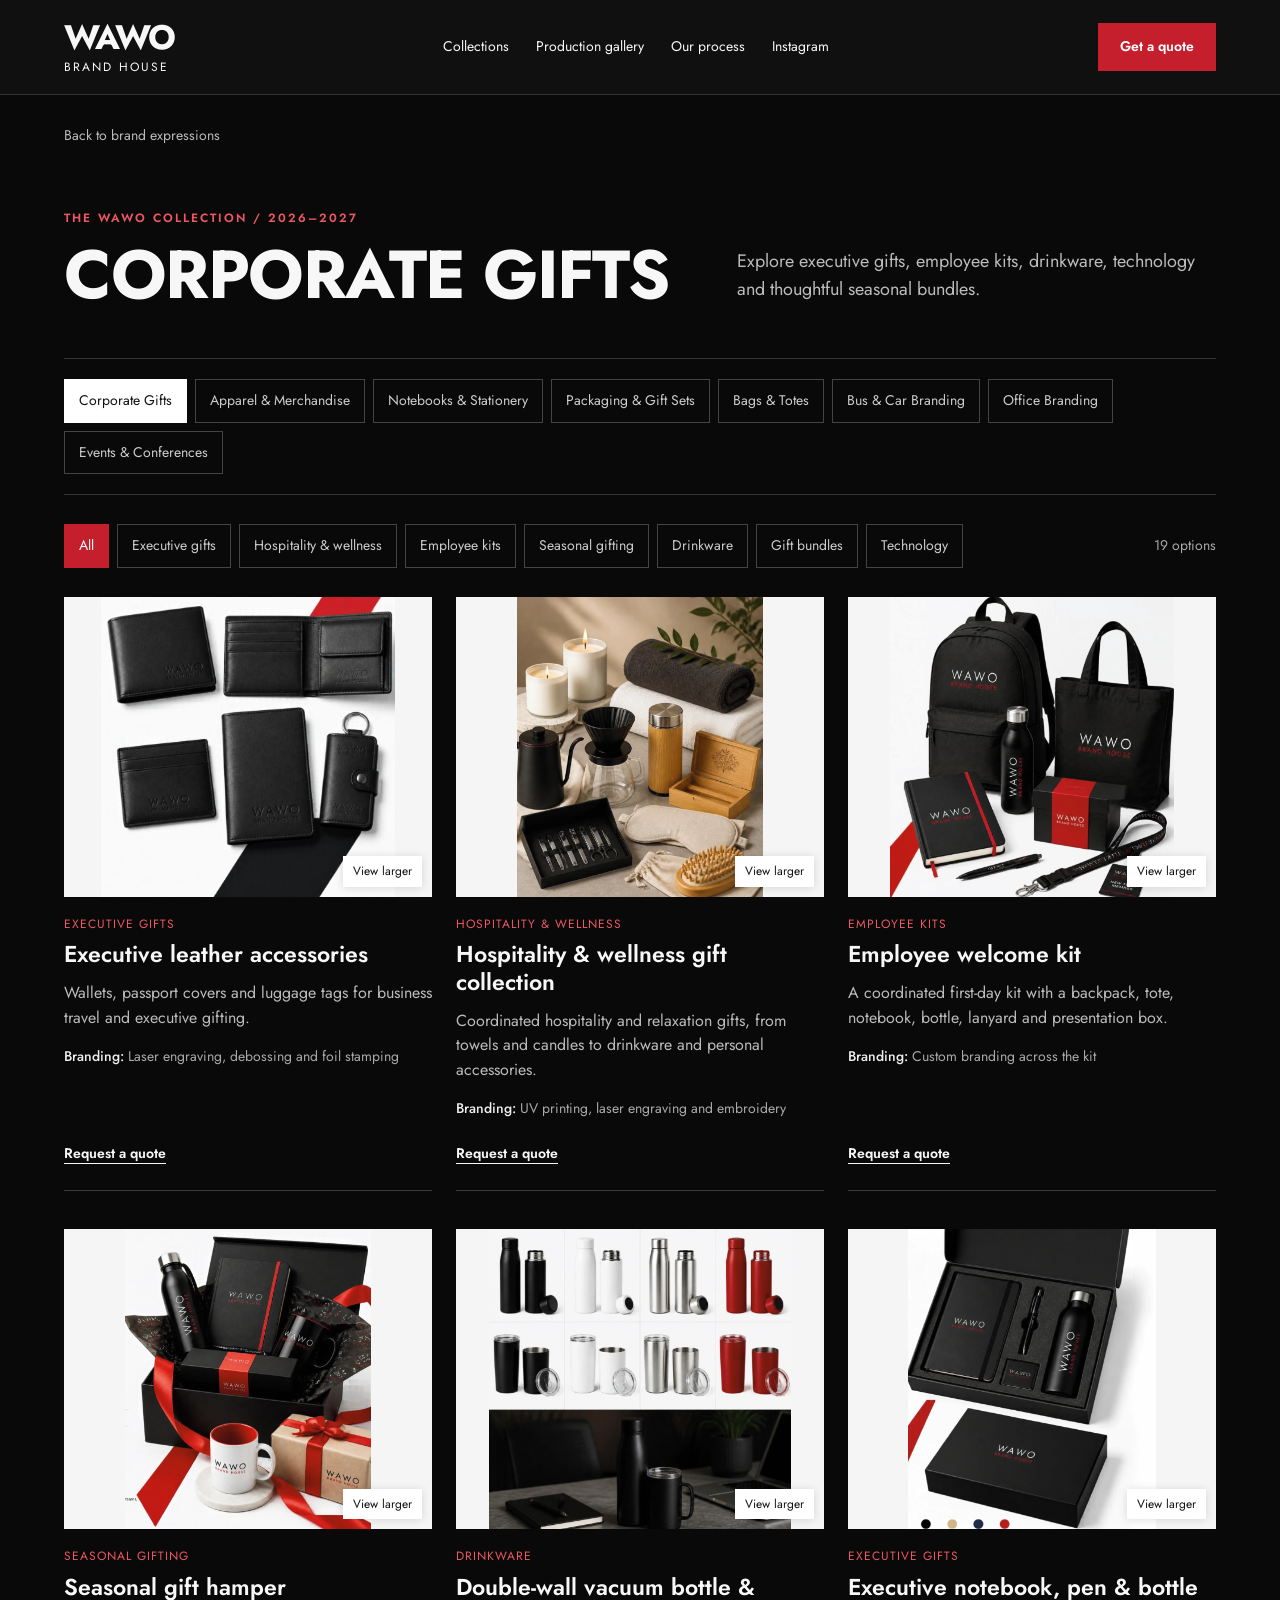
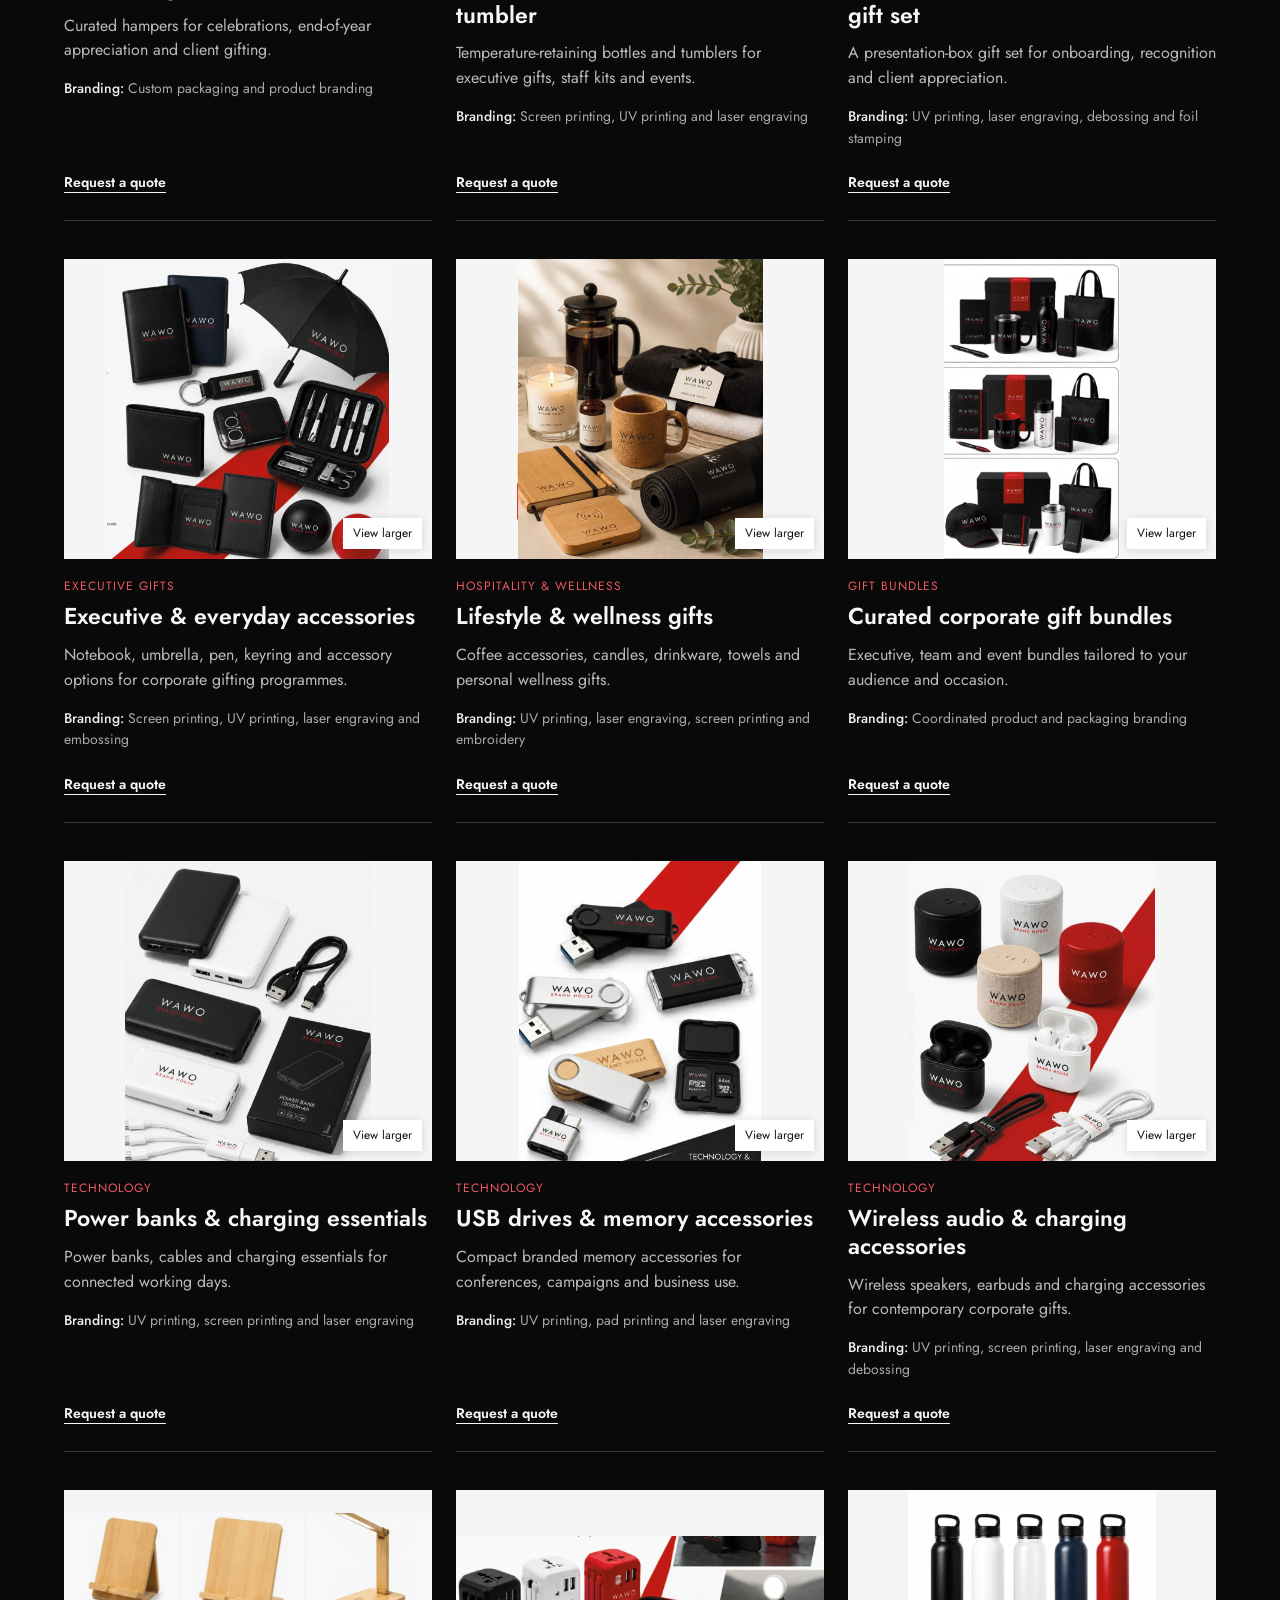
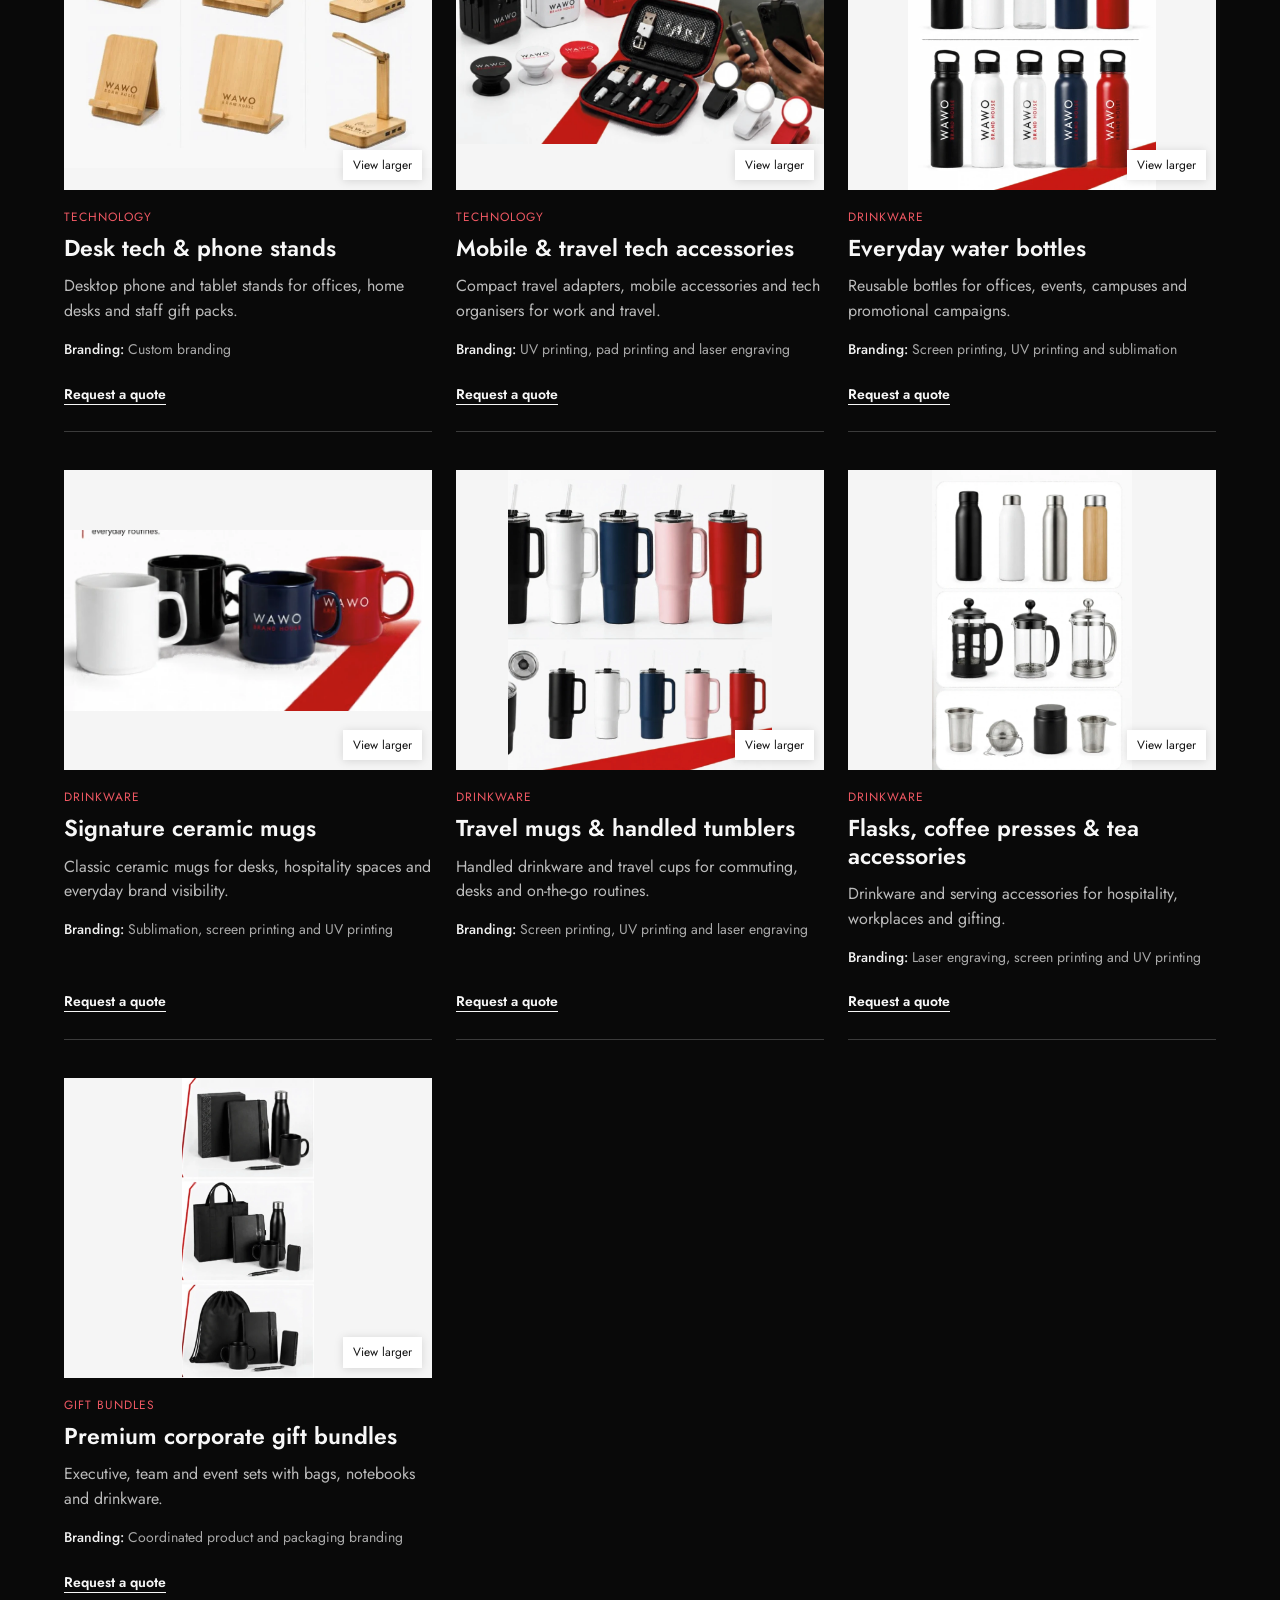
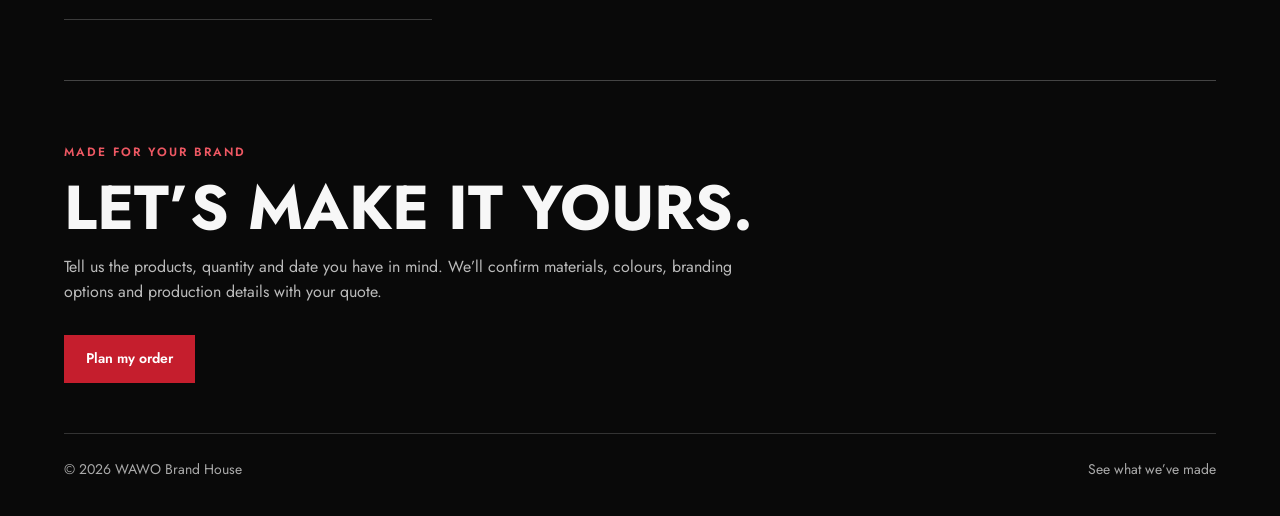
<file: collections.html>
<!doctype html>
<html lang="en"><head><meta charset="utf-8"><meta name="viewport" content="width=device-width, initial-scale=1"><title>Collections | WAWO Brand House</title><meta name="description" content="Explore WAWO corporate gifts, apparel, stationery, packaging, bags and branding collections. View product options and request a custom quote."><link rel="preconnect" href="https://fonts.googleapis.com"><link href="https://fonts.googleapis.com/css2?family=Jost:wght@400;500;600;700;800&display=swap" rel="stylesheet"><link rel="stylesheet" href="collections.css"></head>
<body><header><div class="wrap nav"><a class="brand" href="index.html" aria-label="WAWO Brand House home"><b>WAWO</b><span>BRAND HOUSE</span></a><nav aria-label="Primary"><a href="index.html#products">Collections</a><a href="index.html#work">Production gallery</a><a href="index.html#process">Our process</a><a href="index.html#instagram">Instagram</a></nav><a class="quote" href="index.html#quote">Get a quote</a></div></header>
<main class="wrap"><a class="back" href="index.html#products">Back to brand expressions</a><div class="intro"><div><p class="eyebrow">THE WAWO COLLECTION / 2026–2027</p><h1 id="title">Corporate Gifts</h1></div><p id="description"></p></div><nav id="categories" class="categories" aria-label="Collections"></nav><div class="filter-row"><div id="filters" class="filters" aria-label="Product types"></div><p id="count" role="status"></p></div><div id="gallery" class="gallery"></div><section class="closing"><p class="eyebrow">MADE FOR YOUR BRAND</p><h2>LET’S MAKE IT YOURS.</h2><p>Tell us the products, quantity and date you have in mind. We’ll confirm materials, colours, branding options and production details with your quote.</p><a class="quote" href="index.html#quote">Plan my order</a></section></main><footer class="wrap"><span>© 2026 WAWO Brand House</span><a href="index.html#work">See what we’ve made</a></footer>
<dialog id="viewer" aria-labelledby="viewer-title"><button id="close" autofocus aria-label="Close image">Close ×</button><h2 id="viewer-title"></h2><img id="viewer-image" alt=""><p id="viewer-caption"></p></dialog>
<script src="catalogue-data.js"></script><script src="collections.js"></script></body></html>
</file>
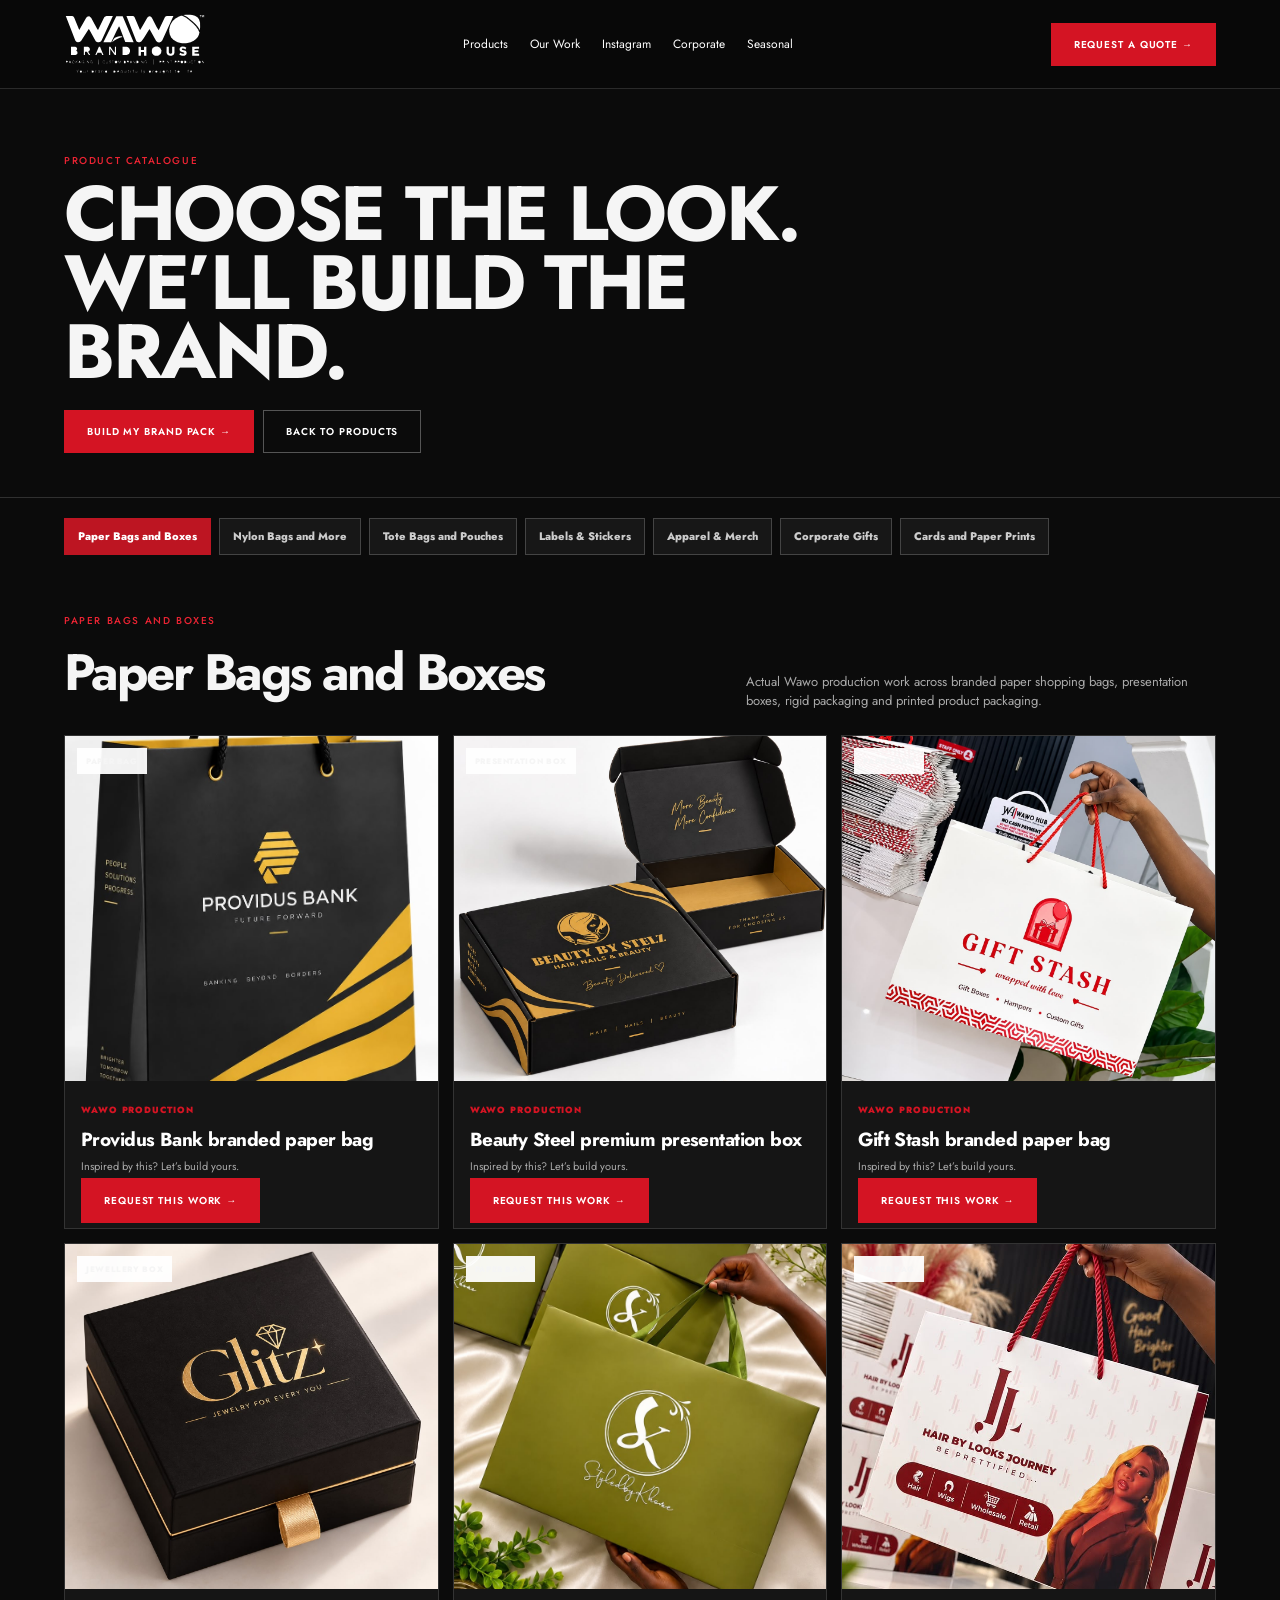
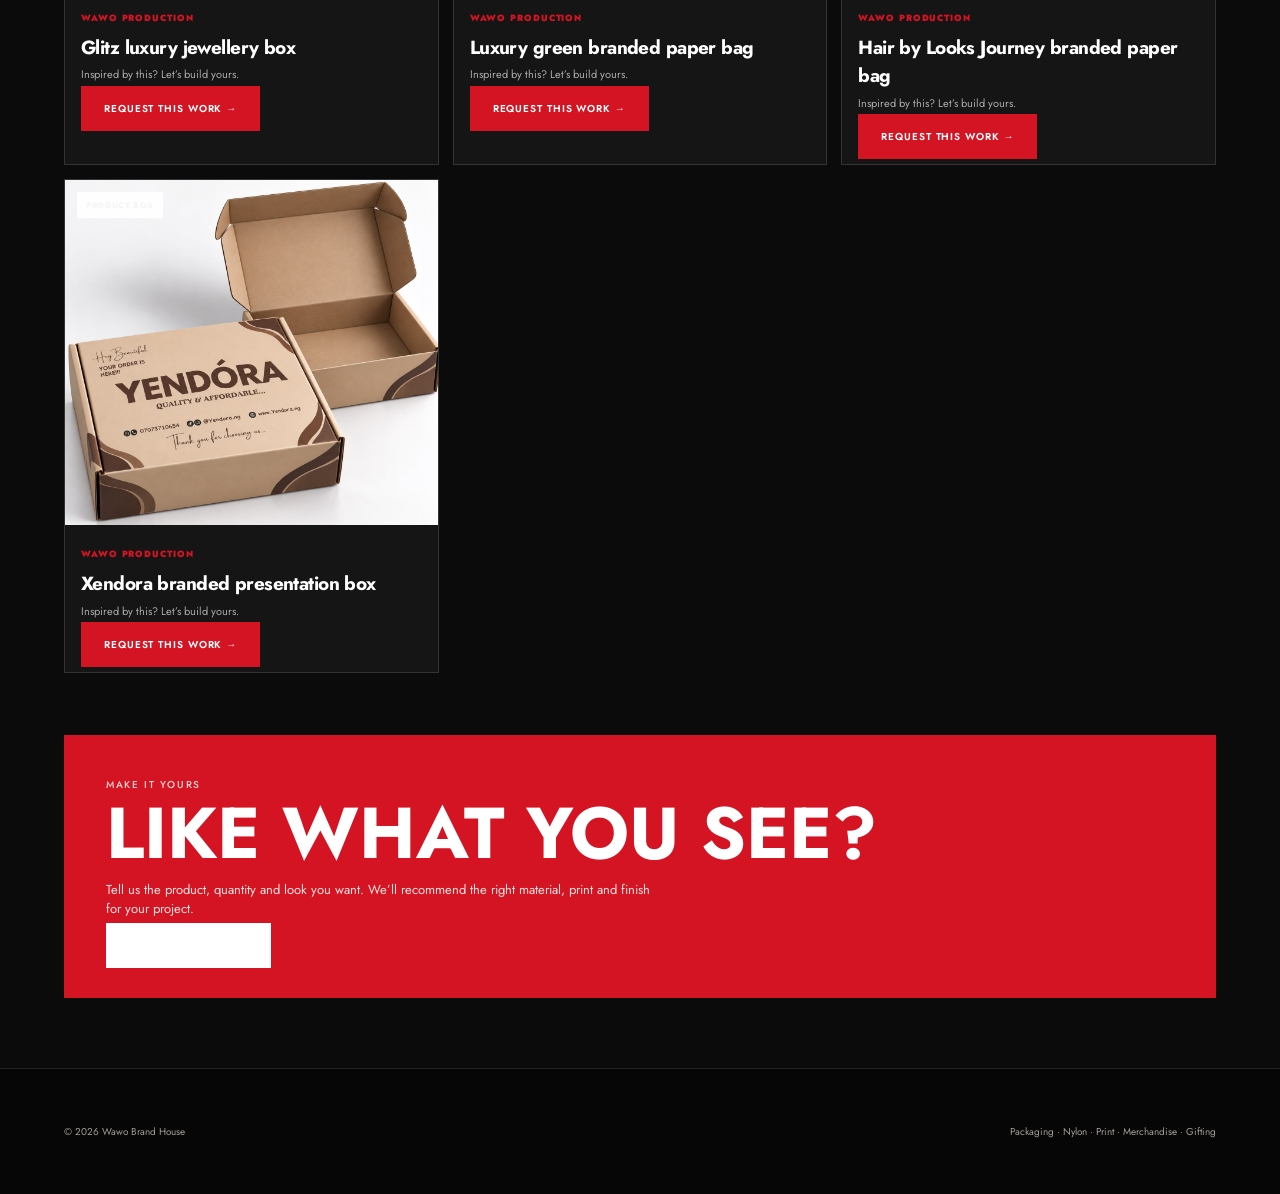
<file: products.html>
<!doctype html>
<html lang="en">
<head>
<meta charset="utf-8">
<meta name="viewport" content="width=device-width, initial-scale=1">
<title>WAWO Brand House — Product Gallery</title>
<script src="config.js"></script>
<meta name="description" content="Explore paper bags, boxes, nylon bags, pouches, labels, apparel, corporate gifts, cards and paper prints from Wawo Brand House.">
<style>
:root{--red:#e21f26;--ink:#0b0b0b;--paper:#fbfaf8;--cream:#f1ebe4;--line:#ddd4ca;--muted:#756e67;--white:#fff;--serif:Georgia,'Times New Roman',serif;--sans:Inter,ui-sans-serif,system-ui,-apple-system,BlinkMacSystemFont,'Segoe UI',sans-serif}
*{box-sizing:border-box}html{scroll-behavior:smooth}body{margin:0;background:var(--paper);color:var(--ink);font-family:var(--sans)}a{text-decoration:none;color:inherit}img{display:block;width:100%}button{font:inherit;cursor:pointer}.container{width:min(1240px,92vw);margin:auto}
.header{position:sticky;top:0;z-index:30;background:rgba(251,250,248,.94);backdrop-filter:blur(16px);border-bottom:1px solid rgba(0,0,0,.07)}.nav{height:76px;display:flex;align-items:center;justify-content:space-between;gap:20px}.logo{width:142px}.navlinks{display:flex;gap:22px;font-size:12px;align-items:center}.navlinks a:hover{color:var(--red)}.btn{border:1px solid var(--ink);border-radius:999px;padding:11px 17px;font-size:11px;font-weight:850;background:#fff}.btn.red{background:var(--red);border-color:var(--red);color:#fff}.hero{background:var(--cream);padding:64px 0 44px;border-bottom:1px solid var(--line)}.eyebrow{font-size:10px;text-transform:uppercase;letter-spacing:.18em;font-weight:850;color:var(--red)}.hero h1{font-family:var(--serif);font-size:clamp(50px,7vw,86px);font-weight:400;line-height:.9;letter-spacing:-.05em;margin:11px 0 16px;max-width:900px}.hero p{max-width:680px;color:#5e574f;font-size:15px;margin:0}.hero-row{display:flex;gap:9px;flex-wrap:wrap;margin-top:24px}.chips{display:flex;gap:8px;overflow:auto;padding:20px 0 4px;scrollbar-width:none}.chips::-webkit-scrollbar{display:none}.chip{flex:none;border:1px solid var(--line);background:#fff;border-radius:999px;padding:9px 13px;font-size:11px;font-weight:800}.chip.active{border-color:var(--red);color:var(--red)}
.gallery-head{display:flex;justify-content:space-between;gap:20px;align-items:end;margin:54px 0 24px}.gallery-head h2{font-size:clamp(34px,4vw,54px);letter-spacing:-.05em;margin:6px 0 0}.gallery-head p{max-width:470px;color:var(--muted);font-size:13px;margin:0}
.gallery{display:grid;grid-template-columns:repeat(3,1fr);gap:14px}.card{background:#fff;border:1px solid var(--line);border-radius:18px;overflow:hidden;position:relative}.card-media{aspect-ratio:1.08/1;background:#ece5dd;overflow:hidden}.card-media img{width:100%;height:100%;object-fit:cover;object-position:center}.card-body{padding:15px 16px 17px}.card-body small{color:var(--red);font-weight:850;text-transform:uppercase;letter-spacing:.1em;font-size:9px}.card-body h3{font-size:19px;margin:6px 0 4px;letter-spacing:-.03em}.card-body p{font-size:11px;color:var(--muted);margin:0 0 12px}.tag{position:absolute;top:12px;left:12px;background:rgba(255,255,255,.94);padding:7px 9px;border-radius:999px;font-size:8px;font-weight:850;text-transform:uppercase;letter-spacing:.08em}.card.actual{outline:2px solid rgba(226,31,38,.16)}.actual-label{color:var(--red)!important}.note{margin:12px 0 0;color:#8a827a;font-size:10px}.empty{padding:50px 18px;text-align:center;border:1px dashed var(--line);border-radius:18px;color:var(--muted)}
.cta{margin:62px 0 70px;background:var(--red);color:#fff;border-radius:22px;padding:42px}.cta h2{font-family:var(--serif);font-weight:400;font-size:clamp(42px,6vw,72px);line-height:.92;margin:8px 0 12px}.cta p{max-width:560px;color:#ffe2df;font-size:13px}.cta .btn{margin-top:10px;background:#fff;border-color:#fff}
footer{background:var(--ink);color:#fff;padding:38px 0}.foot{display:flex;justify-content:space-between;gap:20px;flex-wrap:wrap}.foot small{color:#a49d96;font-size:10px}
@media(max-width:900px){.navlinks{display:none}.gallery{grid-template-columns:repeat(2,1fr)}}@media(max-width:620px){.hero{padding:46px 0 28px}.gallery{grid-template-columns:1fr}.gallery-head{display:block}.gallery-head p{margin-top:10px}.cta{padding:32px 24px}.logo{width:130px}}
</style>
<link href="https://fonts.googleapis.com/css2?family=Jost:wght@400;500;600;700;800&display=swap" rel="stylesheet"><link rel="stylesheet" href="catalogue-theme.css?v=20261007-2"></head>
<body class="product-page">
<header class="header"><div class="container nav"><a href="index.html"><img class="logo" src="logo.svg" alt="WAWO Brand House"></a><nav class="navlinks"><a href="index.html#products">Products</a><a href="index.html#work">Our Work</a><a href="index.html#instagram">Instagram</a><a href="index.html#corporate">Corporate</a><a href="index.html#seasonal">Seasonal</a></nav><a class="btn red" href="index.html#quote">Request a Quote →</a></div></header>

<section class="hero"><div class="container"><div class="eyebrow">Product catalogue</div><h1>Choose the look.<br>We’ll build the brand.</h1><div class="hero-row"><a class="btn red" href="index.html#quote">Build My Brand Pack →</a><a class="btn" href="index.html#products">Back to Products</a></div></div></section>

<main class="container">
<div class="chips" id="chips"></div>
<div class="gallery-head"><div><div class="eyebrow" id="eyebrow">Explore</div><h2 id="title">Boxes & Packaging</h2></div><p id="intro">Rigid boxes, folding cartons and premium packaging formats for products, retail, food, beauty and gifting.</p></div>
<div class="gallery" id="gallery"></div>
<div class="cta"><div class="eyebrow" style="color:#ffd4d2">MAKE IT YOURS</div><h2>Like what you see?</h2><p>Tell us the product, quantity and look you want. We’ll recommend the right material, print and finish for your project.</p><a class="btn" href="index.html#quote">Request a Quote →</a></div>
</main>

<footer><div class="container foot"><small>© 2026 Wawo Brand House</small><small>Packaging · Nylon · Print · Merchandise · Gifting</small></div></footer>

<script>
const categories={
'paper-bags-boxes':{label:'Paper Bags and Boxes',intro:'Actual Wawo production work across branded paper shopping bags, presentation boxes, rigid packaging and printed product packaging.',items:[
['assets/wawo-work/paper-box-01.jpg?v=20260922','Wawo Work','Providus Bank branded paper bag','Paper bag',true],
['assets/wawo-work/paper-box-02.jpg?v=20260922','Wawo Work','Beauty Steel premium presentation box','Presentation box',true],
['assets/wawo-work/paper-box-03.jpg?v=20260922','Wawo Work','Gift Stash branded paper bag','Paper bag',true],
['assets/wawo-work/paper-box-04.jpg?v=20260922','Wawo Work','Glitz luxury jewellery box','Jewellery box',true],
['assets/wawo-work/paper-box-05.jpg?v=20260922','Wawo Work','Luxury green branded paper bag','Paper bag',true],
['assets/wawo-work/paper-box-06.jpg?v=20260922','Wawo Work','Hair by Looks Journey branded paper bag','Paper bag',true],
['assets/wawo-work/paper-box-07.jpg?v=20260922','Wawo Work','Xendora branded presentation box','Product box',true]
]},
'nylon-bags':{label:'Nylon Bags and More',intro:'Branded nylon bags, retail packaging, pouches and flexible packaging produced for businesses and products.',items:[
['assets/wawo-work/nylon-new-01.webp','Wawo Work','Branded nylon shopping bag','Shopping bag',true],
['assets/wawo-work/nylon-new-02.webp','Wawo Work','Branded retail bag','Retail bag',true],
['assets/wawo-work/nylon-new-03.webp','Wawo Work','Branded nylon pouch','Nylon pouch',true],
['assets/wawo-work/nylon-new-04.webp','Wawo Work','Printed nylon packaging','Printed nylon',true],
['assets/wawo-work/nylon-new-05.webp','Wawo Work','Branded flexible packaging pouch','Nylon pouch',true],
['assets/wawo-work/nylon-new-06.webp','Wawo Work','Branded product pouch','Product pouch',true],
['assets/wawo-work/nylon-new-07.webp','Wawo Work','Branded shopping bag','Shopping bag',true],
['assets/wawo-work/nylon-new-08.webp','Wawo Work','Printed nylon pouch','Nylon pouch',true],
['assets/wawo-work/nylon-new-09.webp','Wawo Work','Branded retail shopping bag','Retail bag',true],
['assets/wawo-work/nylon-new-10.webp','Wawo Work','Custom branded retail bag','Retail bag',true],
['assets/wawo-work/nylon-new-11.webp','Wawo Work','Branded shopping bag','Shopping bag',true],
['assets/wawo-work/nylon-new-12.webp','Wawo Work','Branded printed pouch','Nylon pouch',true],
['assets/wawo-work/nylon-new-13.webp','Wawo Work','Custom printed nylon pouch','Nylon pouch',true]
]},
'tote-bags-pouches':{label:'Tote Bags and Pouches',intro:'Actual Wawo work across branded tote bags, shopping bags and pouches.',items:[
['assets/wawo-work/tote-01.jpg','Wawo Work','FCMB branded tote bag','Tote bag',true],
['assets/wawo-work/tote-02.jpg','Wawo Work','Christmas promotional tote bag','Promotional tote',true],
['assets/wawo-work/tote-03.jpg','Wawo Work','Yellow branded promotional tote bag','Tote bag',true],
['assets/wawo-work/tote-04.jpg','Wawo Work','Boss Lady pink tote bag','Tote bag',true],
['assets/wawo-work/tote-05.jpg','Wawo Work','Yety branded food pouches','Food pouch',true],
['assets/wawo-work/tote-06.jpg','Wawo Work','Branded cosmetic pouch','Cosmetic pouch',true],
['assets/wawo-work/tote-07.jpg','Wawo Work','Lade Foods branded food pouches','Food pouch',true]
]},
labels:{label:'Labels & Stickers',intro:'Branded labels, stickers, garment tags, product labels and printed inserts produced for businesses and products.',items:[
['assets/wawo-work/labels-v2-01.jpg','Wawo Work','RUBIAN GIRL woven brand labels','Woven label',true],
['assets/wawo-work/labels-v2-02.jpg','Wawo Work','Cosmopolitan garment labels','Garment label',true],
['assets/wawo-work/labels-v2-03.jpg','Wawo Work','Styled By Khome branded delivery card','Delivery card',true],
['assets/wawo-work/labels-v2-04.jpg','Wawo Work','Custom printed product labels','Product label',true],
['assets/wawo-work/labels-v2-05.jpg','Wawo Work','Branded thank-you labels and cards','Printed label',true],
['assets/wawo-work/labels-v2-06.jpg','Wawo Work','Wawo Hub circular and oval labels','Sticker labels',true],
['assets/wawo-work/labels-v2-07.jpg','Wawo Work','Lade Bakes & Drinks branded delivery card','Delivery card',true],
['assets/wawo-work/labels-v2-08.jpg','Wawo Work','Branded bakery product sticker','Product sticker',true],
['assets/wawo-work/labels-v2-09.jpg','Wawo Work','Aura Luxe branded delivery card','Delivery card',true],
['assets/wawo-work/labels-v2-10.jpg','Wawo Work','Branded circular food product label','Product label',true],
['assets/wawo-work/labels-v2-11.jpg','Wawo Work','Gift Stash printed label sheet','Label sheet',true],
['assets/wawo-work/labels-v2-12.jpg','Wawo Work','Lade Bakes & Drinks Milky Yoghurt product label','Product label',true],
['assets/wawo-work/labels-v2-13.jpg','Wawo Work','Lade Bakes & Drinks branded delivery card','Delivery card',true],
['assets/wawo-work/labels-v2-14.jpg','Wawo Work','Lade Bakes & Drinks Tigernut Milk product label','Product label',true]
]},
apparel:{label:'Apparel & Merch',intro:'Actual Wawo apparel production references: T-shirts and branded fashion merchandise.',items:[
['assets/wawo-work/apparel-01.jpg','Wawo Work','Black graphic T-shirt','T-shirt',true],
['assets/wawo-work/apparel-02.jpg','Wawo Work','Pink branded T-shirt','T-shirt',true],
['assets/wawo-work/apparel-03.jpg','Wawo Work','Green branded T-shirt','T-shirt',true],
['assets/wawo-work/apparel-04.jpg','Wawo Work','Yellow illustrated T-shirt','T-shirt',true],
['assets/wawo-work/apparel-05.jpg','Wawo Work','Michtolam branded T-shirt','T-shirt',true]
]},
corporate:{label:'Corporate Gifts',intro:'Branded corporate gifts, promotional merchandise, employee kits, client gifts and premium presentation items produced for businesses and organisations.',items:[
['assets/wawo-work/corporate-new-01.jpg','Wawo Work','FCMB branded corporate umbrella','Corporate gift',true],
['assets/wawo-work/corporate-new-02.jpg','Wawo Work','Yetty Bakes premium branded gift box','Gift box',true],
['assets/wawo-work/corporate-new-03.jpg','Wawo Work','Duroclean branded corporate gift set','Gift set',true],
['assets/wawo-work/corporate-new-04.jpg','Wawo Work','Unusual Me branded executive pen set','Executive gift',true],
['assets/wawo-work/corporate-new-05.jpg','Wawo Work','Defit branded tech and lifestyle gift set','Corporate gift',true],
['assets/wawo-work/corporate-new-06.jpg','Wawo Work','Rubian Girl branded stationery gift set','Branded stationery',true]
]},
'cards-paper-prints':{label:'Cards and Paper Prints',intro:'Actual Wawo print production across business cards, promotional cards, instruction cards, tags, booklets and branded paper collateral.',items:[
['assets/wawo-work/cards-v2-01.jpg','Wawo Work','SmartBiz Consult branded business cards','Printed collateral',true],
['assets/wawo-work/cards-v2-02.jpg','Wawo Work','Okebliss Kiddies promotional cards','Printed collateral',true],
['assets/wawo-work/cards-v2-03.jpg','Wawo Work','Ayanfe Handmade business cards','Printed collateral',true],
['assets/wawo-work/cards-v2-04.jpg','Wawo Work','Wawo Hub promotional cards','Printed collateral',true],
['assets/wawo-work/cards-v2-05.jpg','Wawo Work','4-Fold instruction card','Printed collateral',true],
['assets/wawo-work/cards-v2-06.jpg','Wawo Work','Cimbay Mode care and sizing card','Printed collateral',true],
['assets/wawo-work/cards-v2-07.jpg','Wawo Work','TTA Atelier thank-you card','Printed collateral',true],
['assets/wawo-work/cards-v2-08.jpg','Wawo Work','TTA Atelier branded hang tags','Printed collateral',true],
['assets/wawo-work/cards-v2-09.jpg','Wawo Work','Birthday promotional print cards','Printed collateral',true],
['assets/wawo-work/cards-v2-10.jpg','Wawo Work','Eniluxe fashion business cards','Printed collateral',true],
['assets/wawo-work/cards-v2-11.jpg','Wawo Work','Chinaza Ibe branded notebook print','Printed collateral',true],
['assets/wawo-work/cards-v2-12.jpg','Wawo Work','Eden fashion product cards','Printed collateral',true],
['assets/wawo-work/cards-v2-13.jpg','Wawo Work','Wawo Hub Kessy hang tag and card','Printed collateral',true],
['assets/wawo-work/cards-v2-14.jpg','Wawo Work','SmartBiz Consult business cards — alternate supplied view','Printed collateral',true]
]}
};

const chips=document.getElementById('chips'),gallery=document.getElementById('gallery'),title=document.getElementById('title'),intro=document.getElementById('intro'),eyebrow=document.getElementById('eyebrow');
Object.entries(categories).forEach(([slug,c])=>{const a=document.createElement('a');a.className='chip';a.href='#'+slug;a.textContent=c.label;a.dataset.slug=slug;a.addEventListener('click',e=>{e.preventDefault();history.replaceState(null,'','#'+slug);render(slug);});chips.appendChild(a);});
function render(slug){
 const c=categories[slug]||categories['paper-bags-boxes'];document.querySelectorAll('.chip').forEach(x=>x.classList.toggle('active',x.dataset.slug===slug));title.textContent=c.label;intro.textContent=c.intro;eyebrow.textContent=c.label;
 gallery.innerHTML='';
 for(const [src,brand,desc,tag,actual=false] of c.items){
   const card=document.createElement('article');card.className='card'+(actual?' actual':'');
   const media=document.createElement('div');media.className='card-media';
   const img=document.createElement('img');img.loading='lazy';img.decoding='async';img.alt=(actual?'Wawo production work: ':brand+' ')+desc;img.onerror=()=>{img.removeAttribute('src');img.alt='Wawo Brand House production image unavailable';media.classList.add('image-error');};media.appendChild(img);
   const pill=document.createElement('div');pill.className='tag';pill.textContent=tag;card.appendChild(pill);card.appendChild(media);
   const body=document.createElement('div');body.className='card-body';
   const small=document.createElement('small');small.className=actual?'actual-label':'';small.textContent=actual?'Wawo production':'Sample brand concept';
   const h3=document.createElement('h3');h3.textContent=desc;
   const p=document.createElement('p');p.textContent=actual?'Inspired by this? Let’s build yours.':desc;
   const a=document.createElement('a');a.className='btn red';a.href='index.html#quote';a.textContent='Request this work →';
   body.append(small,h3,p,a);card.appendChild(body);gallery.appendChild(card);
   img.src=src;
 }
 window.scrollTo({top:document.querySelector('.gallery-head').offsetTop-95,behavior:'smooth'});
}
let slug=location.hash.replace('#','')||'paper-bags-boxes';if(!categories[slug])slug='paper-bags-boxes';render(slug);
</script>
</body>
</html>
</file>
<file: catalogue-theme.css>
:root{--red:#d41423;--red2:#e82130;--ink:#080808;--paper:#0b0b0b;--cream:#151515;--warm:#202020;--muted:#a6a6a6;--line:#303030;--serif:'Jost',Arial,sans-serif;--sans:'Jost',Arial,sans-serif}
html{scroll-behavior:smooth;scroll-padding-top:90px}body{background:#0b0b0b;color:#f5f5f5;font-family:var(--sans);line-height:1.5}button,input,select,textarea{font:inherit}a,button{-webkit-tap-highlight-color:transparent}button:focus-visible,a:focus-visible,summary:focus-visible{outline:2px solid #f34550;outline-offset:5px}body:has(dialog[open]){overflow:hidden}.container{width:min(1320px,90vw)}
.header{background:#090909f5;border-bottom:1px solid #2a2a2a;backdrop-filter:blur(14px)}.nav{height:88px;gap:30px}.wordmark{display:grid;line-height:1;text-align:center}.wordmark strong{font-size:32px;font-weight:700;letter-spacing:.18em;margin-right:-.18em}.wordmark span{font-size:9px;letter-spacing:.35em;color:#ec2030;margin-top:8px;margin-right:-.35em}.nav-links{gap:30px;font-size:11px;text-transform:uppercase;letter-spacing:.09em}.nav-links a{padding:20px 0;color:#d8d8d8}.nav-links a:hover{color:#fff}.nav-actions{gap:10px}
.btn{border-radius:0;padding:14px 22px;text-transform:uppercase;letter-spacing:.09em;font-size:10px;font-weight:600;line-height:1.3;background:transparent;color:#fff;border:1px solid #555;transition:background .18s,border-color .18s}.btn:hover{transform:none;background:#292929;border-color:#999}.btn-red,.btn.red{background:var(--red);border-color:var(--red);color:#fff}.btn-red:hover,.btn.red:hover{background:#ed1c2b;border-color:#ed1c2b}.btn-outline{border-color:#666;background:transparent;color:#fff}.btn-dark{background:#fff;color:#111;border-color:#fff}
.catalogue-hero{background:#050505;position:relative;border-bottom:1px solid #282828;overflow:hidden}.catalogue-hero-grid{display:grid;grid-template-columns:1fr 1fr;min-height:650px;align-items:center;position:relative}.catalogue-hero-copy{z-index:2;padding:70px 0;position:relative}.edition{font-size:10px;letter-spacing:.2em;color:#aaa;margin-bottom:26px}.catalogue-hero h1{font-family:var(--sans);font-weight:700;font-size:clamp(55px,6.5vw,100px);line-height:.98;letter-spacing:-.035em;margin:0}.catalogue-hero h1 span{color:var(--red)}.red-rule{width:110px;height:2px;background:var(--red);margin:30px 0 20px}.catalogue-hero p{font-size:19px;line-height:1.5;margin:0 0 28px;color:#d6d6d6}.hero-actions{justify-content:flex-start;gap:12px;flex-wrap:wrap}.catalogue-hero-image{height:650px;position:relative;align-self:stretch}.catalogue-hero-image img{height:100%;width:100%;object-fit:cover;object-position:50% 65%}.catalogue-hero-image:after{content:"";position:absolute;inset:0;background:linear-gradient(90deg,#050505,transparent 30%),linear-gradient(0deg,#050505,transparent 18%)}.hero-foot{display:flex;justify-content:space-between;align-items:center;border-top:1px solid #292929;padding:21px 0;color:#989898;font-size:9px;letter-spacing:.15em}.hero-foot a{color:#ddd}
.eyebrow{font-size:10px;letter-spacing:.16em;font-weight:500;text-transform:uppercase;color:#ec2433}.collections-section{padding:95px 0}.collection-heading{display:flex;justify-content:space-between;align-items:end;gap:45px;margin-bottom:45px}.collection-heading h2,.method-grid h2,.process-title h2{font-family:var(--sans);font-size:clamp(35px,4.4vw,62px);font-weight:700;line-height:1.05;letter-spacing:-.03em;margin:16px 0 0}.collection-heading h2 span{color:#919191}.collection-heading>p{max-width:290px;color:#a5a5a5;font-size:15px;margin:0}.collection-grid{display:grid;grid-template-columns:repeat(4,minmax(0,1fr));gap:42px 24px}.collection-card{display:block;background:transparent;border:0;padding:0;color:#fff;text-align:left;min-width:0}.collection-photo{aspect-ratio:4/4.5;position:relative;overflow:hidden;background:#151515}.collection-photo img{width:100%;height:100%;object-fit:cover;transition:transform .55s ease}.collection-card:hover img{transform:scale(1.045)}.collection-number{position:absolute;top:14px;left:14px;font-size:10px;letter-spacing:.1em;background:#080808cc;border:1px solid #ffffff35;color:#fff;padding:6px 8px}.collection-info{border-top:2px solid #c71a27;padding:19px 0 0}.collection-info h3{font-size:19px;font-weight:600;line-height:1.15;letter-spacing:0;text-transform:uppercase;margin:0 0 9px}.collection-info p{font-size:12px;color:#969696;min-height:38px;margin:0 0 12px}.collection-link{font-size:9px;letter-spacing:.11em;text-transform:uppercase;color:#ddd}.collection-card[data-collection="events"] img{object-position:50%}.collection-card[data-collection="vehicles"] img{object-position:38%}.collection-card[data-collection="office"] img{object-position:36%}
.production-archive,.studio-archive{border-top:1px solid #303030;border-bottom:1px solid #303030;background:#111;padding:0}.production-archive summary,.studio-archive summary{list-style:none;cursor:pointer;padding:35px 0;display:flex;justify-content:space-between;align-items:center;gap:24px}.production-archive summary::-webkit-details-marker,.studio-archive summary::-webkit-details-marker{display:none}summary small{display:block;font-size:9px;color:#ca2430;letter-spacing:.15em;margin-bottom:9px}summary strong{font-size:clamp(22px,2.5vw,34px);font-weight:500}.archive-action{font-size:10px;text-transform:uppercase;letter-spacing:.08em;color:#aaa}details[open]>summary{border-bottom:1px solid #333}.library-section{padding:35px 0;background:transparent}.library-section .container{width:100%}.library-section .section-head h2{font-size:35px}.library-section .section-head p{font-size:13px}.library-grid{gap:16px}.library-card{border:0}.library-filter,.library-subfilter{font-family:var(--sans);font-weight:500;font-size:10px}.library-section .disclaimer{display:none}
.brand-method{padding:95px 0;background:#f5f5f3;color:#101010}.method-grid{display:grid;grid-template-columns:1fr 1fr;gap:100px;align-items:center}.method-grid h2 span{color:#d41423}.method-grid p:not(.eyebrow){font-size:15px;color:#626262;max-width:440px;margin:25px 0}.techniques{display:grid;grid-template-columns:1fr 1fr;gap:0 35px}.techniques>div{padding:20px 0;border-bottom:1px solid #ccc;font-size:17px;font-weight:600}.techniques span{font-size:10px;font-weight:400;color:#c91926;margin-right:12px}
.process-section{padding:90px 0;background:#0a0a0a}.process-title{display:flex;justify-content:space-between;align-items:end;gap:30px}.process-title h2 span{color:#c91a26}.catalogue-steps{display:grid;grid-template-columns:repeat(4,1fr);gap:35px;margin-top:50px}.catalogue-steps>div{border-top:1px solid #4c2529;padding-top:18px}.catalogue-steps span{font-size:11px;color:#db2532}.catalogue-steps h3{font-size:18px;text-transform:uppercase;font-weight:500;margin:18px 0 9px}.catalogue-steps p{color:#9d9d9d;font-size:13px;max-width:230px;margin:0}.instagram{background:#111;padding:35px 0}.instagram .container{width:100%}.ig-copy,.ig-feed{border-radius:0;background:#181818;border-color:#333}.ig-copy h2{font-family:var(--sans);font-size:36px;text-transform:uppercase}.ig-copy p,.ig-feed-status{color:#aaa}.ig-fallback{background:#151515;color:#aaa}.ig-fallback b{color:#fff}
.catalogue-cta{padding:70px 0;background:#c80e20;color:#fff}.catalogue-cta>.container{display:grid;grid-template-columns:1.1fr .9fr;gap:70px;align-items:center}.catalogue-cta .eyebrow{color:#ffbdc3}.catalogue-cta h2{font-size:clamp(40px,5.2vw,76px);line-height:1.02;font-weight:700;letter-spacing:-.035em;margin:15px 0 0}.catalogue-cta p:not(.eyebrow){font-size:16px;max-width:420px;color:#ffe6e8;margin:0 0 24px}.catalogue-cta .btn{background:#fff;color:#111;border-color:#fff}
footer{background:#060606;border-top:1px solid #222;padding:55px 0}.footer-links{color:#aaa;font-size:12px}.footer-title{color:#ddd}.footer-small{border-color:#222;color:#777}.footer-logo{width:140px}
.collection-dialog{width:min(1040px,92vw);max-height:90vh;padding:0;border:1px solid #454545;background:#101010;color:#fff;overflow:auto}.collection-dialog::backdrop{background:#000c;backdrop-filter:blur(5px)}.dialog-close{position:absolute;top:15px;right:15px;border:1px solid #777;background:#111e;color:#fff;font-size:11px;padding:10px 14px;z-index:2}.dialog-layout{display:grid;grid-template-columns:1fr 1fr}.dialog-layout img{width:100%;height:560px;object-fit:cover}.concept-caption{display:block;color:#929292;font-size:10px;padding:10px 18px}.dialog-copy{padding:75px 36px 40px}.dialog-copy h2{font-size:38px;text-transform:uppercase;line-height:1.05;font-weight:600;margin:20px 0}.dialog-copy>p:not(.eyebrow){font-size:15px;color:#aaa}.dialog-copy ul{list-style:none;padding:0;margin:25px 0 32px}.dialog-copy li{font-size:14px;padding:10px 0;border-bottom:1px solid #303030}.dialog-catalogue{display:block;font-size:11px;margin-top:18px;color:#b1b1b1}
.modal-box{border-radius:0;background:#131313;color:#fff;border:1px solid #333}.modal-head{border-color:#333}.close{border-radius:0;background:#222;color:#fff;border-color:#555}.field input,.field select,.field textarea{border-radius:0;background:#1d1d1d;color:#fff;border-color:#444}.field input:focus,.field select:focus,.field textarea:focus{outline:1px solid #e32435}.choice{border-radius:0;background:#222;color:#ccc;border-color:#444}.choice.active{background:#c91525;border-color:#c91525;color:#fff}.modal{background:#000d}
.product-page .header{color:#fff}.product-page .hero{background:#0b0b0b;border-color:#303030}.product-page .hero h1{font-family:var(--sans);font-weight:700;text-transform:uppercase;font-size:clamp(42px,6vw,82px);letter-spacing:-.03em}.product-page .hero p,.product-page .gallery-head p{color:#aaa}.product-page .chip{border-radius:0;background:#171717;color:#ccc;border-color:#444}.product-page .chip.active{color:#fff;background:#bd1522;border-color:#bd1522}.product-page .card{border-radius:0;background:#151515;border-color:#333}.product-page .card.actual{outline:none}.product-page .card-body p{color:#aaa}.product-page .card-body h3{color:#fff}.product-page .tag{border-radius:0}.product-page .cta{border-radius:0}.product-page .cta h2{font-family:var(--sans);font-weight:700;text-transform:uppercase}.product-page .logo{filter:brightness(0) invert(1)}
@media(min-width:1121px){.nav-links{display:flex}}
@media(max-width:1120px){.nav{height:76px}.nav-links{display:none}.menu{display:inline-flex}.nav-links.is-open{display:flex;position:absolute;top:76px;left:0;right:0;flex-direction:column;gap:0;background:#101010;padding:18px 5vw;border-bottom:1px solid #333}.nav-links.is-open a{padding:13px 0}.catalogue-hero-grid{min-height:560px}.catalogue-hero-image{height:560px}.catalogue-hero h1{font-size:clamp(52px,7vw,78px)}.collection-grid{grid-template-columns:repeat(2,minmax(0,1fr));gap:36px 25px}.collection-photo{aspect-ratio:4/3}.method-grid{gap:50px}.catalogue-steps{gap:20px}}
@media(max-width:680px){.container{width:90vw}.nav{gap:15px;height:72px}.wordmark strong{font-size:25px}.wordmark span{font-size:7px}.nav-actions .btn{font-size:9px;padding:11px 12px}.nav-links.is-open{top:72px}.catalogue-hero-grid{grid-template-columns:1fr;min-height:0}.catalogue-hero-copy{padding:45px 0 25px}.edition{font-size:9px;margin-bottom:20px}.catalogue-hero h1{font-size:clamp(46px,12.1vw,77px);line-height:1}.catalogue-hero p{font-size:16px}.hero-actions{gap:9px}.hero-actions .btn{width:auto;max-width:none;padding:13px 14px;font-size:9px}.catalogue-hero-image{height:340px;margin:0 -5vw}.catalogue-hero-image img{object-position:50% 60%}.catalogue-hero-image:after{background:linear-gradient(180deg,#050505,transparent 20%,transparent 80%,#050505)}.hero-foot{font-size:7px;gap:12px;padding:20px 0}.collections-section{padding:55px 0}.collection-heading{display:block;margin-bottom:30px}.collection-heading h2{font-size:34px}.collection-heading>p{margin-top:20px;font-size:14px;max-width:330px}.collection-grid{gap:28px 14px}.collection-photo{aspect-ratio:4/4.5}.collection-info{padding-top:13px}.collection-info h3{font-size:15px}.collection-info p{font-size:11px;min-height:48px}.collection-link{font-size:8px}.collection-number{top:8px;left:8px;font-size:8px;padding:4px 6px}.production-archive summary,.studio-archive summary{align-items:start;padding:26px 0;flex-direction:column;gap:15px}summary strong{font-size:25px}.archive-action{font-size:9px}.brand-method{padding:55px 0}.method-grid{grid-template-columns:1fr;gap:25px}.method-grid h2,.process-title h2{font-size:38px}.techniques{gap:0 20px}.techniques>div{font-size:14px;padding:16px 0}.process-section{padding:55px 0}.process-title{display:block}.process-title .btn{margin-top:24px}.catalogue-steps{grid-template-columns:1fr 1fr;gap:30px 22px;margin-top:35px}.catalogue-steps h3{font-size:15px}.catalogue-steps p{font-size:12px}.catalogue-cta{padding:50px 0}.catalogue-cta>.container{grid-template-columns:1fr;gap:30px}.catalogue-cta h2{font-size:42px}.catalogue-cta .eyebrow{font-size:8px}.catalogue-cta p:not(.eyebrow){font-size:14px}.dialog-layout{grid-template-columns:1fr}.dialog-layout img{height:260px}.dialog-copy{padding:20px 24px 35px}.dialog-copy h2{font-size:29px}.modal-head{padding:20px}.form{padding:20px}.footer-grid{gap:30px 20px}.library-section .section-head h2{font-size:29px}.library-filter,.library-subfilter{font-size:9px}}
@media(prefers-reduced-motion:reduce){html{scroll-behavior:auto}*,*:before,*:after{transition:none!important}}

/* Bring real WAWO production forward so visitors see client work immediately. */
.production-archive.library-section{padding:30px 0 46px;background:#111;border-top:1px solid #303030;border-bottom:1px solid #303030;scroll-margin-top:76px}
.production-intro{display:grid;grid-template-columns:1fr auto;align-items:end;gap:36px;margin:0 0 22px}
.production-intro h2{font-size:clamp(36px,4.2vw,56px);font-weight:700;line-height:1;letter-spacing:-.035em;margin:10px 0 0;color:#fff}
.production-intro>div:last-child{max-width:440px}
.production-intro p:not(.eyebrow){font-size:16px;line-height:1.55;color:#bdb6ae;margin:0 0 10px}
.production-intro .library-catalogue-link{font-size:12px}
.production-archive .library-tools{gap:10px;margin-bottom:16px}
.production-archive .library-filter{font-size:12px}
.production-archive .library-subfilter{font-size:11px}
.production-archive .library-results{font-size:12px}
.production-archive .library-grid{gap:14px}
.production-archive .library-meta b{font-size:14px;line-height:1.2}
.production-archive .library-meta span{font-size:10px}
.collections-section{border-top:1px solid #292929}
@media(min-width:1121px){.catalogue-hero-grid{min-height:410px}.catalogue-hero-image{height:410px}.catalogue-hero-copy{padding:16px 0}.edition{margin-bottom:16px}.catalogue-hero h1{font-size:clamp(48px,4.2vw,60px)}.red-rule{margin:22px 0 14px}.catalogue-hero p{font-size:16px;margin-bottom:22px}.hero-foot{padding:14px 0}}
@media(min-width:681px) and (max-width:1120px){.catalogue-hero-grid{min-height:500px}.catalogue-hero-image{height:500px}.catalogue-hero-copy{padding:24px 0}.catalogue-hero h1{font-size:clamp(50px,6vw,68px)}}
@media(max-width:900px){.production-intro{grid-template-columns:1fr;gap:16px}.production-intro>div:last-child{max-width:620px}}
@media(max-width:680px){.catalogue-hero-copy{padding:32px 0 20px}.edition{margin-bottom:16px}.red-rule{margin:20px 0 15px}.catalogue-hero p{margin-bottom:20px}.catalogue-hero-image{height:250px}.hero-foot{padding:14px 0}.production-archive.library-section{padding:34px 0 46px}.production-intro h2{font-size:36px}.production-intro p:not(.eyebrow){font-size:15px}.production-archive .library-tools{gap:10px}.production-archive .library-filter{font-size:10px;padding:9px 10px}.production-archive .library-subfilter{font-size:10px}.production-archive .library-grid{gap:8px}.production-archive .library-meta{left:10px;right:10px;bottom:9px}.production-archive .library-meta b{font-size:12px}}
</file>
<file: collections.css>
*{box-sizing:border-box}html{color-scheme:dark;scroll-behavior:smooth}body{margin:0;background:#090909;color:#f7f7f7;font:16px/1.55 'Jost',Arial,sans-serif}a{color:inherit;text-decoration:none}button{font:inherit;cursor:pointer}a:focus-visible,button:focus-visible{outline:3px solid #ff6873;outline-offset:5px}.wrap{width:min(1320px,90%);margin:auto}header{border-bottom:1px solid #333;background:#101010}.nav{min-height:94px;display:flex;align-items:center;justify-content:space-between;gap:30px}.brand{display:grid;line-height:1}.brand b{font-size:34px;letter-spacing:-2px}.brand span{font-size:12px;letter-spacing:2px;margin-top:6px}.nav nav{display:flex;gap:27px;font-size:14px}.quote{display:inline-block;background:#c51e2d;color:white;padding:13px 22px;font-size:14px;font-weight:600}.back{display:inline-block;margin:30px 0;color:#bbb;font-size:14px}.back:hover,nav a:hover{color:#fff;text-decoration:underline}.intro{display:grid;grid-template-columns:1.3fr 1fr;gap:50px;align-items:end;margin:20px 0 36px}.eyebrow{font-size:12px;letter-spacing:2px;color:#ee5863;font-weight:600}.intro h1{font-size:clamp(36px,5.3vw,72px);line-height:1.04;text-transform:uppercase;letter-spacing:-1.5px;margin:12px 0}.intro>p{max-width:470px;color:#bbb;font-size:18px}.categories{display:flex;flex-wrap:wrap;gap:8px;border-block:1px solid #333;padding:20px 0}.categories a,.filters button{border:1px solid #444;background:transparent;color:#ccc;padding:10px 14px;font-size:14px}.categories a[aria-current=page]{background:white;color:#111;border-color:white}.filters{display:flex;gap:8px;flex-wrap:wrap}.filters button[aria-pressed=true]{background:#c51e2d;border-color:#c51e2d;color:white}.filter-row{margin:26px 0;display:flex;gap:20px;justify-content:space-between;align-items:center}#count{color:#aaa;font-size:14px;white-space:nowrap}.gallery{display:grid;grid-template-columns:repeat(3,minmax(0,1fr));gap:38px 24px}.card{min-width:0;display:flex;flex-direction:column;border-bottom:1px solid #3b3b3b;padding-bottom:26px}.image-button{width:100%;display:block;position:relative;background:#f5f5f5;border:0;padding:0;color:#111}.image-button img{display:block;width:100%;height:300px;object-fit:contain}.image-button span{position:absolute;right:10px;bottom:10px;background:#fff;padding:6px 10px;font-size:12px;box-shadow:0 1px 10px #0002}.card small{margin-top:18px;color:#ee5863;font-size:12px;letter-spacing:1px;text-transform:uppercase}.card h2{font-size:23px;line-height:1.2;font-weight:600;margin:8px 0 12px}.card p{color:#bbb;margin:0 0 15px}.card .finish{font-size:14px;color:#a9a9a9}.finish strong{color:#eee;font-weight:500}.card .enquire{margin-top:auto;padding-top:8px;font-size:14px;font-weight:600;text-decoration:underline;text-underline-offset:5px}.closing{padding:50px 0;margin-top:60px;border-top:1px solid #444}.closing h2{font-size:clamp(32px,5vw,62px);line-height:1;margin:15px 0}.closing>p{max-width:670px;color:#bbb}.closing .eyebrow{color:#ee5863}.closing .quote{margin-top:15px}footer{padding:25px 0 35px;border-top:1px solid #333;display:flex;justify-content:space-between;gap:20px;font-size:14px;color:#aaa}dialog{width:min(1050px,94vw);max-height:94vh;padding:25px;background:#141414;border:1px solid #555;color:#fff}dialog::backdrop{background:#000d}dialog h2{margin:10px 100px 18px 0;font-size:24px}dialog img{display:block;width:100%;max-height:68vh;object-fit:contain;background:#f5f5f5}dialog p{color:#aaa;font-size:14px}#close{position:absolute;right:15px;top:15px;background:#fff;color:#111;border:0;padding:10px 15px}body:has(dialog[open]){overflow:hidden}@media(max-width:1000px){.nav nav{gap:15px}.gallery{grid-template-columns:repeat(2,minmax(0,1fr))}.intro{gap:25px}.image-button img{height:300px}}@media(max-width:650px){.nav{gap:15px;flex-wrap:wrap;padding:18px 0}.nav nav{order:3;width:100%;overflow:auto;gap:24px;white-space:nowrap;padding:8px 0 0}.brand b{font-size:28px}.brand span{font-size:10px}.quote{padding:11px 15px}.intro{display:block;margin:10px 0 25px}.intro>p{font-size:16px}.intro h1{font-size:40px}.categories{gap:8px}.categories a{padding:8px 10px}.filter-row{display:block}#count{margin-bottom:0}.gallery{grid-template-columns:1fr;gap:32px}.image-button img{height:320px}.card h2{font-size:24px}footer{flex-direction:column}.closing{margin-top:35px}dialog{padding:15px}dialog h2{font-size:20px;margin-top:50px;margin-right:0}}@media(prefers-reduced-motion:reduce){html{scroll-behavior:auto}}
</file>
